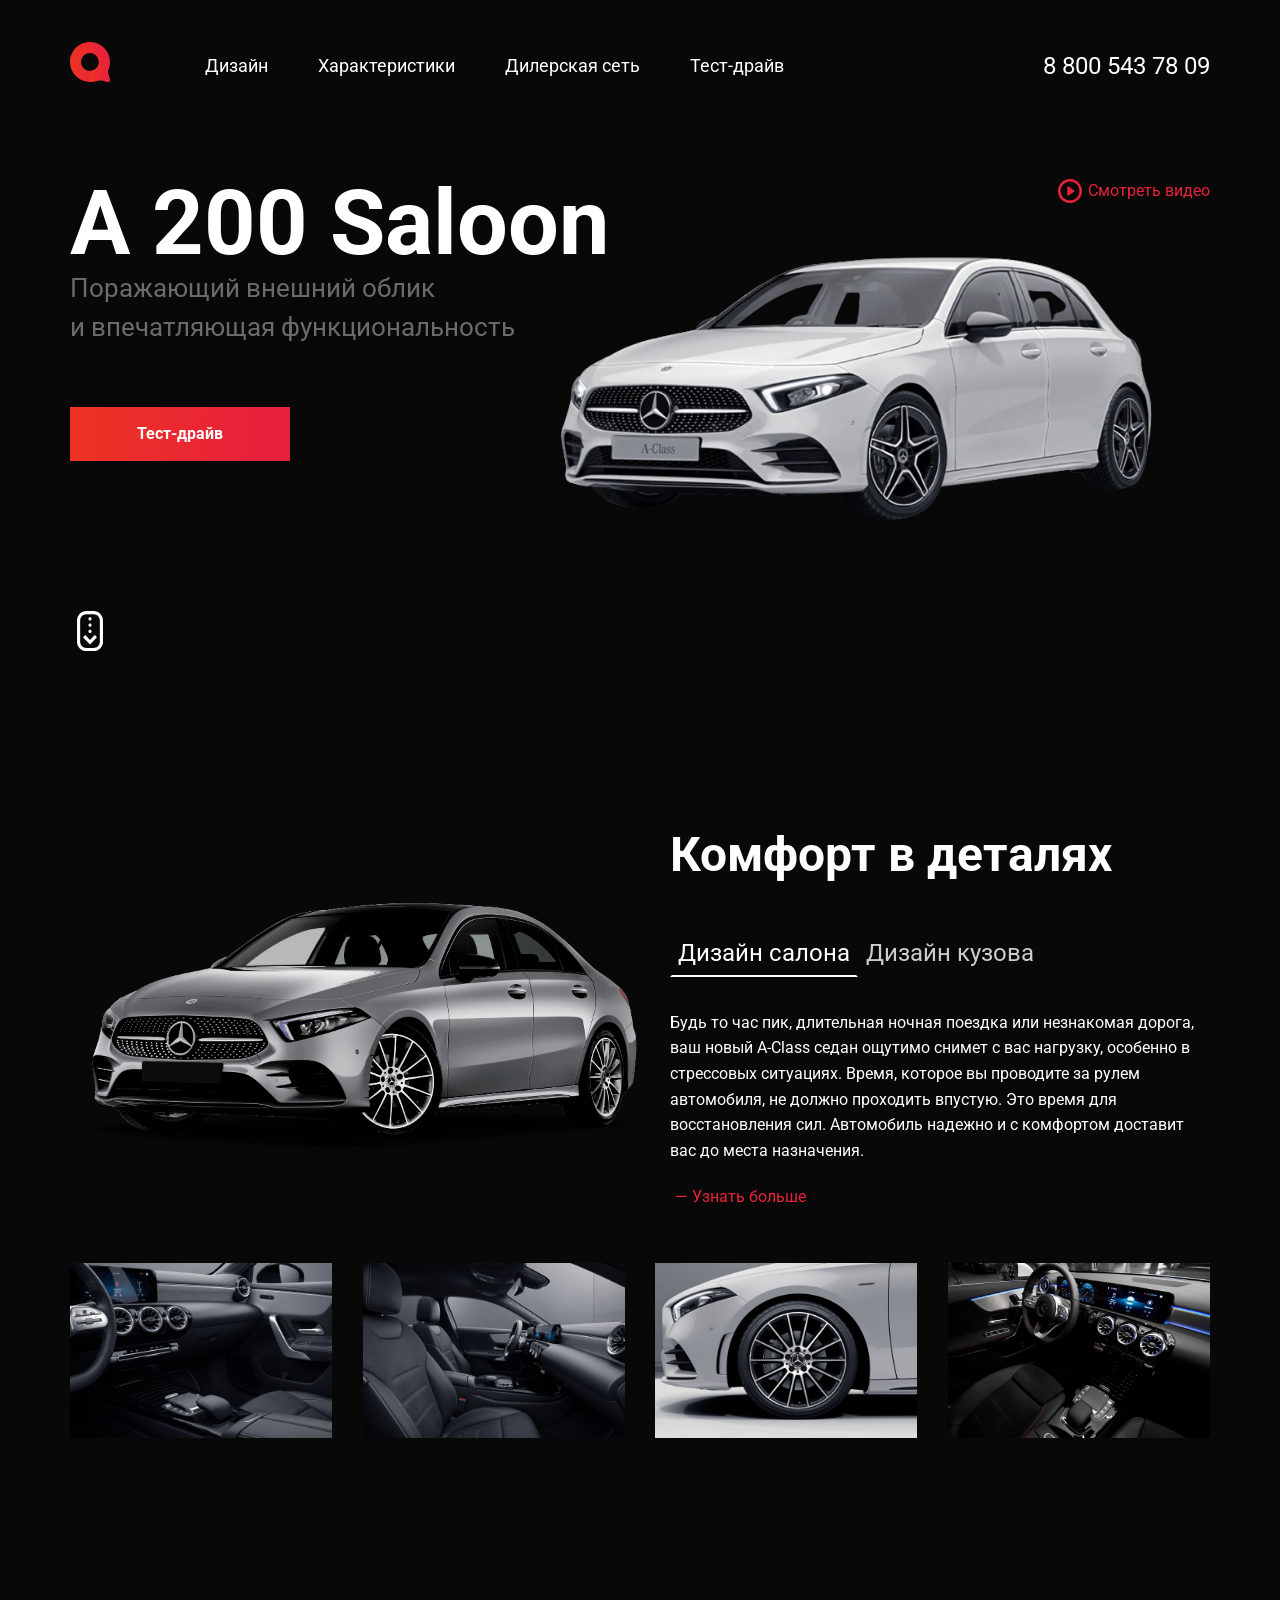
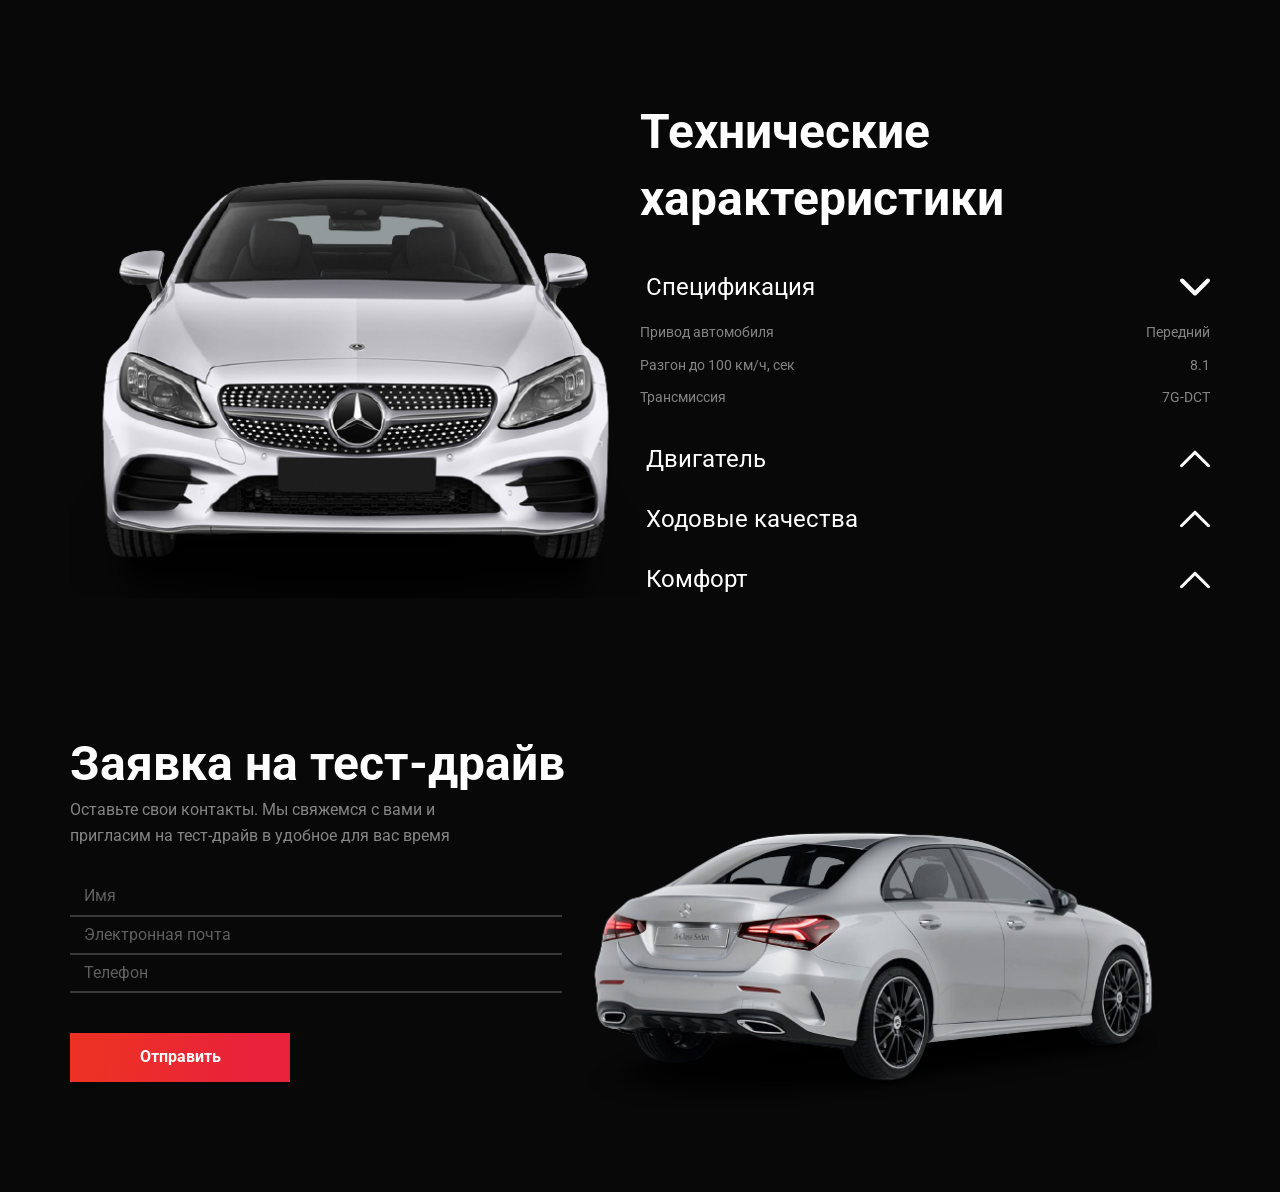
<file: accordeon/mercedes/index.html>
<!DOCTYPE html>
<html lang="ru">

<head>
	<meta charset="UTF-8">
	<meta http-equiv="X-UA-Compatible" content="IE=edge">
	<meta name="viewport" content="width=device-width, initial-scale=1.0">

	<title>Mercedes Benz</title>

	<link rel="preconnect" href="https://fonts.gstatic.com">
	<link href="https://fonts.googleapis.com/css2?family=Roboto:wght@400;700&display=swap" rel="stylesheet">
	<link rel="stylesheet" href="./css/style.css">

	<script src="./js/accordeon.js" defer></script>
</head>

<body>
	<!-- header (start) -->
	<header class="header">
		<div class="container">
			<div class="header-wrapper">
				<div class="header-main">
					<a href="#main" class="logo header__logo">
						<img src="img/logo.svg" alt="Logo: A 200" class="logo__img">
					</a>
					<!-- /.logo -->
					<nav class="menu">
						<ul class="menu-list">
							<li class="menu-list__item">
								<a href="#design" class="menu-list__link">
									Дизайн
								</a>
							</li>
							<li class="menu-list__item">
								<a href="#feature" class="menu-list__link">
									Характеристики
								</a>
							</li>
							<li class="menu-list__item">
								<a href="#main" class="menu-list__link">
									Дилерская сеть
								</a>
							</li>
							<li class="menu-list__item">
								<a href="#contacts" class="menu-list__link">
									Тест-драйв
								</a>
							</li>
						</ul>
					</nav>
					<!-- /.menu -->
				</div>
				<!-- /.header-main -->
				<a href="tel:88005437809" class="phone">
					8 800 543 78 09
				</a>
				<button class="humburger-menu" aria-label="Бургер меню">
				</button>
			</div>
			<!-- /.header-wrapper -->
		</div>
	</header>
	<!-- header (end) -->

	<!-- main (start) -->
	<section class="main" id="main">
		<div class="container">
			<div class="main-wrapper">
				<div class="offer">
					<h1 class="main__title">A 200 Saloon</h1>
					<p class="main__descr">Поражающий внешний облик
						и&nbsp;впечатляющая функциональность</p>
					<a href="#contacts" type="button" class="button main__button">
						Тест-драйв
					</a>
					<a href="#design" class="main__scroll" aria-label="к следующему экрану"></a>

				</div>
				<!-- /.offer -->
				<div class="main-img">
					<a href="https://www.youtube.com/watch?v=w7doL2EpxX0" class="play">

						Смотреть видео
					</a>

				</div>
			</div>
			<!-- /.main-wrapper -->
		</div>
	</section>
	<!-- main (end) -->

	<!-- design (start) -->
	<section class="section design" id="design">
		<div class="container">
			<div class="design-wrapper">
				<div class="design-block">
					<img src="img/car/image-5.png" alt="A 200" class="feature__img design-block__img"
						data-tabs-field="interior">
					<img src="img/car/image-4.png" alt="A 200" class="feature__img design-block__img hidden"
						data-tabs-field="body">
					<div class="design-text">
						<h2 class="section__title design__title" data-tabs-field="interior">
							Комфорт в деталях
						</h2>
						<h2 class="section__title design__title hidden" data-tabs-field="body">
							Притягивает взгляды
						</h2>
						<ul class="design-list">
							<li>
								<button type="button" class="design-list__item design-list__item_active"
									data-tabs-handler="interior" data-some-attr="attr">Дизайн салона</button>
							</li>
							<li>
								<button type="button" class="design-list__item" data-tabs-handler="body">Дизайн
									кузова</button>
							</li>
						</ul>
						<!-- /.design-list -->
						<ul>
							<li class="design__descr" data-tabs-field="interior">
								<p class="design__description-text">
									Будь то час пик, длительная ночная поездка или незнакомая дорога, ваш новый A-Class
									седан ощутимо снимет с вас нагрузку, особенно в стрессовых ситуациях. Время, которое
									вы проводите за рулем автомобиля, не должно проходить впустую. Это время для
									восстановления сил. Автомобиль надежно и с комфортом доставит вас до места
									назначения.
								</p>
								<button class="more">
									— Узнать больше
								</button>
							</li>
							<li class="design__descr hidden" data-tabs-field="body">
								<p class="design__description-text">
									Благодаря длинной задней части, новый A-Class Sedan обладает еще лучшими
									аэродинамическими показателями, чем A-Class Hatchback (Cd от 0,25). С показателем
									0,22 новая модель седана сравнялась с мировым рекордом CLA Coupe. A-Class Sedan
									имеет самое низкое аэродинамическое сопротивление среди всех серийных автомобилей в
									мире.
								</p>
								<button class="more">
									— Узнать больше
								</button>
							</li>
						</ul>
					</div>
					<!-- /.design-text -->
				</div>
				<!-- /.design-block -->
				<ul>
					<li class="design-images" data-tabs-field="interior">
						<img src="img/design/interior01.jpg" alt="A 200" class="design__img">
						<img src="img/design/interior02.jpg" alt="A 200" class="design__img">
						<img src="img/design/interior03.jpg" alt="A 200" class="design__img">
						<img src="img/design/interior04.jpg" alt="A 200" class="design__img">
					</li>
					<li class="design-images hidden" data-tabs-field="body">
						<img src="img/design/body01.jpg" alt="A 200" class="design__img">
						<img src="img/design/body02.jpg" alt="A 200" class="design__img">
						<img src="img/design/body03.jpg" alt="A 200" class="design__img">
						<img src="img/design/body04.jpg" alt="A 200" class="design__img">
					</li>
				</ul>
			</div>
			<!-- /.design-wrapper -->
		</div>
	</section>
	<!-- design (end) -->

	<!-- feature (start) -->
	<section class="section feature" id="feature">
		<div class="container">
			<div class="feature-wrapper">
				<div class="feature-block">
					<h2 class="section__title feature__title">
						Технические характеристики
					</h2>
					<ul class="feature-list">
						<li class="feature__item">
							<button type="button" class="feature__link feature__link_active">
								<div class="feature-item-wrap">
									<span class="feature-item__title">
										Спецификация
									</span>
								</div>
							</button>
							<!-- /.feature__link -->
							<ul class="feature-sub">
								<li class="feature-sub__item">
									<span class="feature-sub__name">
										Привод автомобиля
									</span>
									<span class="feature-sub__value">
										Передний
									</span>
								</li>
								<li class="feature-sub__item">
									<span class="feature-sub__name">
										Разгон до 100 км/ч, сек
									</span>
									<span class="feature-sub__value">
										8.1
									</span>
								</li>
								<li class="feature-sub__item">
									<span class="feature-sub__name">
										Трансмиссия
									</span>
									<span class="feature-sub__value">
										7G-DCT
									</span>
								</li>
							</ul>
							<!-- /.feature-list-sub -->
						</li>
						<li class="feature__item">
							<button type="button" class="feature__link">
								<div class="feature-item-wrap">
									<span class="feature-item__title">
										Двигатель
									</span>
								</div>
							</button>
							<ul class="feature-sub hidden">
								<li class="feature-sub__item">
									<span class="feature-sub__name">
										Двигатель
									</span>
									<span class="feature-sub__value">
										1.332 л / 163 л.с.
									</span>
								</li>
								<li class="feature-sub__item">
									<span class="feature-sub__name">
										Тип двигателя
									</span>
									<span class="feature-sub__value">
										Бензиновый
									</span>
								</li>
								<li class="feature-sub__item">
									<span class="feature-sub__name">
										Расход, л/100 км
									</span>
									<span class="feature-sub__value">
										5.4
									</span>
								</li>
							</ul>
						</li>
						<li class="feature__item">
							<button type="button" class="feature__link">
								<div class="feature-item-wrap">
									<span class="feature-item__title">
										Ходовые качества
									</span>
								</div>
							</button>
							<ul class="feature-sub hidden">
								<li class="feature-sub__item">
									<span class="feature-sub__name">
										Система экстренного торможения
									</span>
									<span class="feature-sub__value">
										+
									</span>
								</li>
								<li class="feature-sub__item">
									<span class="feature-sub__name">
										Система контроля давления в шинах
									</span>
									<span class="feature-sub__value">
										+
									</span>
								</li>
								<li class="feature-sub__item">
									<span class="feature-sub__name">
										Система контроля вредных выбросов EURO 6
									</span>
									<span class="feature-sub__value">
										+
									</span>
								</li>
								<li class="feature-sub__item">
									<span class="feature-sub__name">
										Защита пешеходов
									</span>
									<span class="feature-sub__value">
										+
									</span>
								</li>
							</ul>
						</li>
						<li class="feature__item">
							<button type="button" class="feature__link">
								<div class="feature-item-wrap">
									<span class="feature-item__title">
										Комфорт
									</span>
								</div>
							</button>
							<ul class="feature-sub hidden">
								<li class="feature-sub__item">
									<span class="feature-sub__name">
										Климат-контроль
									</span>
									<span class="feature-sub__value">
										+
									</span>
								</li>
								<li class="feature-sub__item">
									<span class="feature-sub__name">
										Бортовой компьютер
									</span>
									<span class="feature-sub__value">
										+
									</span>
								</li>
								<li class="feature-sub__item">
									<span class="feature-sub__name">
										Датчик света и дождя
									</span>
									<span class="feature-sub__value">
										+
									</span>
								</li>
								<li class="feature-sub__item">
									<span class="feature-sub__name">
										Стеклоочистители с датчиком дождя
									</span>
									<span class="feature-sub__value">
										+
									</span>
								</li>
								<li class="feature-sub__item">
									<span class="feature-sub__name">
										Круиз-контроль
									</span>
									<span class="feature-sub__value">
										+
									</span>
								</li>
							</ul>
						</li>
					</ul>
					<!-- /.feature-list -->
				</div>
				<!-- /.feature-block -->
			</div>
			<!-- /.feature-wrapper -->
		</div>
	</section>
	<!-- feature (end) -->

	<!-- contacts (start) -->
	<section class="section contacts" id="contacts">
		<div class="container">
			<div class="contacts-wrapper">
				<div class="contacts-form">
					<h2 class="section__title">
						Заявка на тест-драйв
					</h2>
					<p class="contacts__descr">
						Оставьте свои контакты. Мы свяжемся с
						вами и пригласим на тест-драйв в
						удобное для вас время
					</p>
					<form class="form form-test-drive">
						<input type="text" class="input" name="name" placeholder="Имя">
						<input type="mail" class="input" name="mail" placeholder="Электронная почта">
						<input type="text" class="input" name="phone" placeholder="Телефон">
						<button type="submit" class="button form__button">
							Отправить
						</button>
					</form>
				</div>
				<!-- /.contacts-form -->
			</div>
			<!-- /.contacts-wrapper -->
		</div>
	</section>
	<!-- contacts (end) -->

	<!-- modal (start) -->
	<div class="modal hidden">
		<div class="overlay"></div>
		<div class="modal-wrapper">
			<h2 class="section__title modal__title">
				Подробное описание
				комплектаций
			</h2>
			<p class="modal__descr">
				Оставьте адрес электронной почты, на
				который хотите получить документ с
				описанием комплектаций
			</p>
			<button type="button" class="modal__close" aria-label="закрыть модальное окно">
			</button>
			<form class="form modal__form">
				<input type="text" name="name" class="input modal__input" placeholder="Имя">
				<input type="mail" name="mail" class="input modal__input" placeholder="Электронная почта">
				<div class="modal-buttons">
					<button type="submit" class="button modal__button">
						Отправить
					</button>
				</div>
			</form>
			<!-- /.form modal__form -->
		</div>
	</div>
	<!-- modal (end) -->
</body>

</html>
</file>
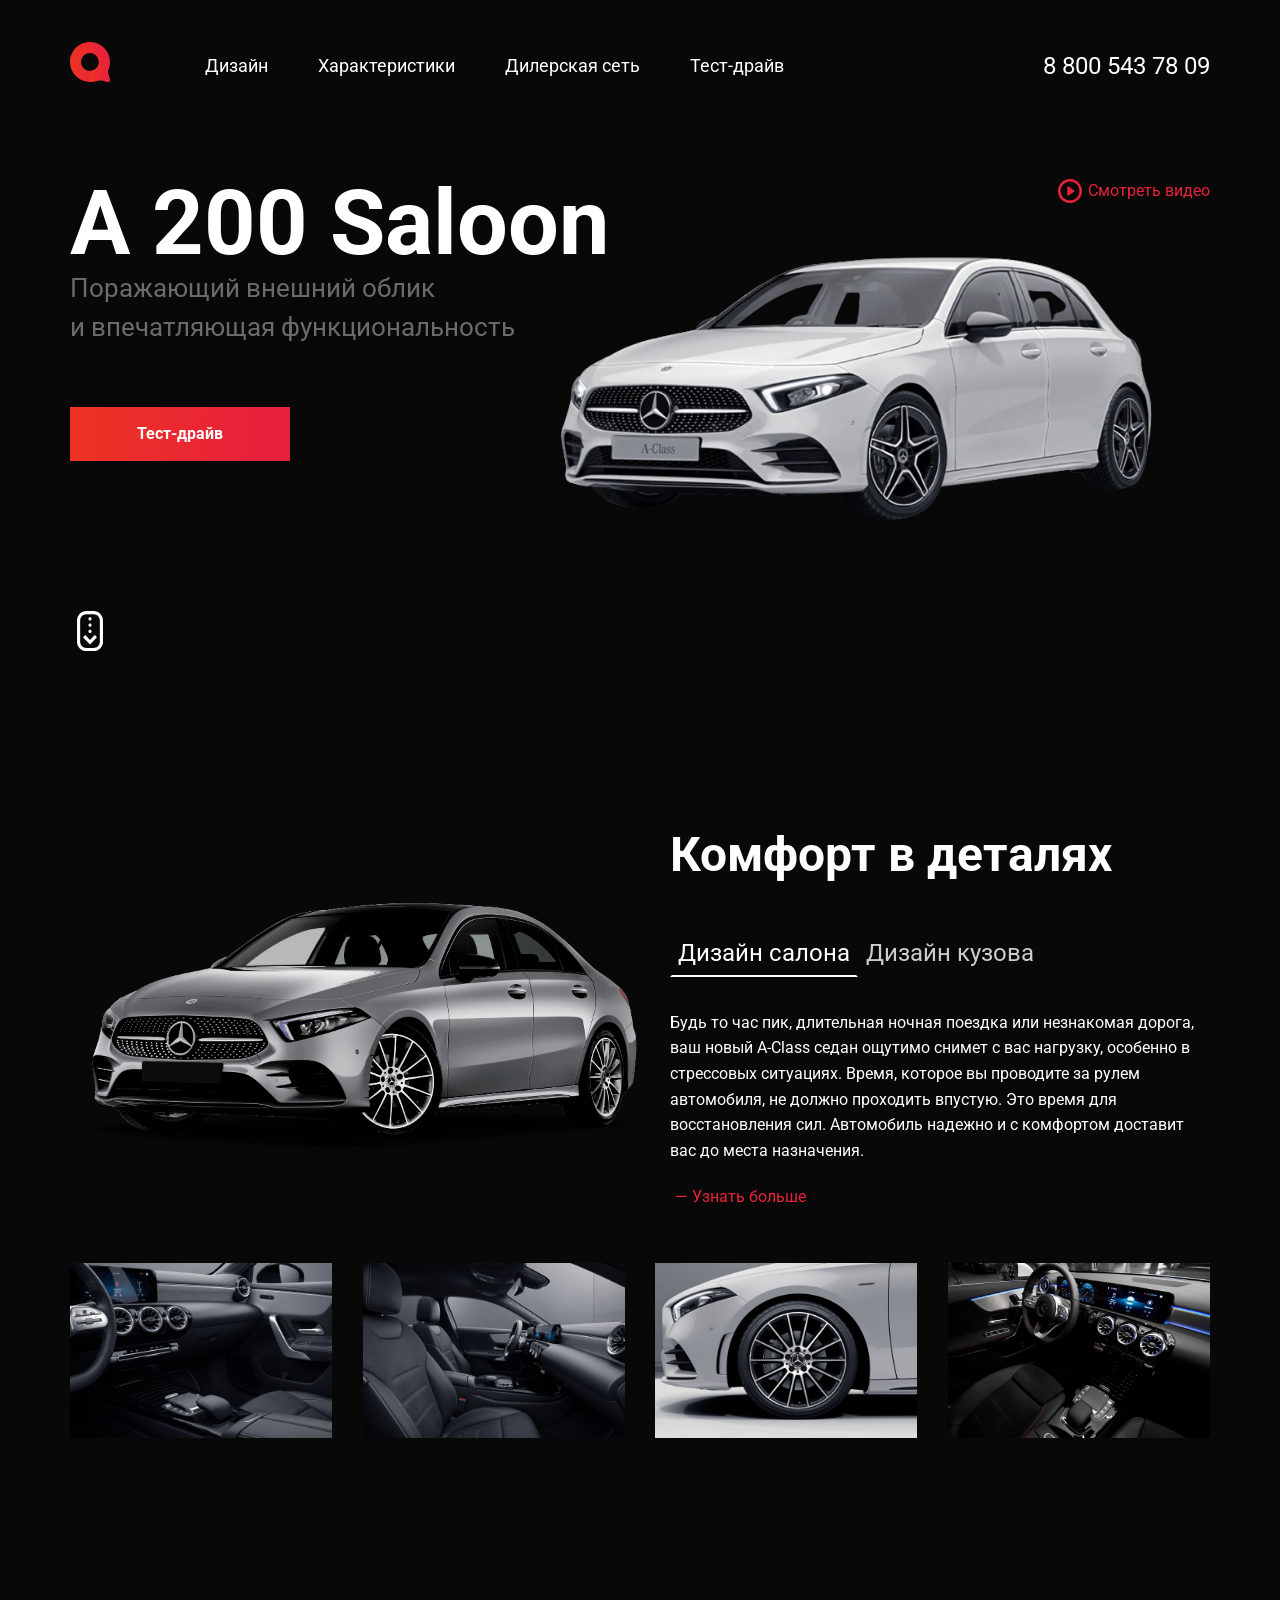
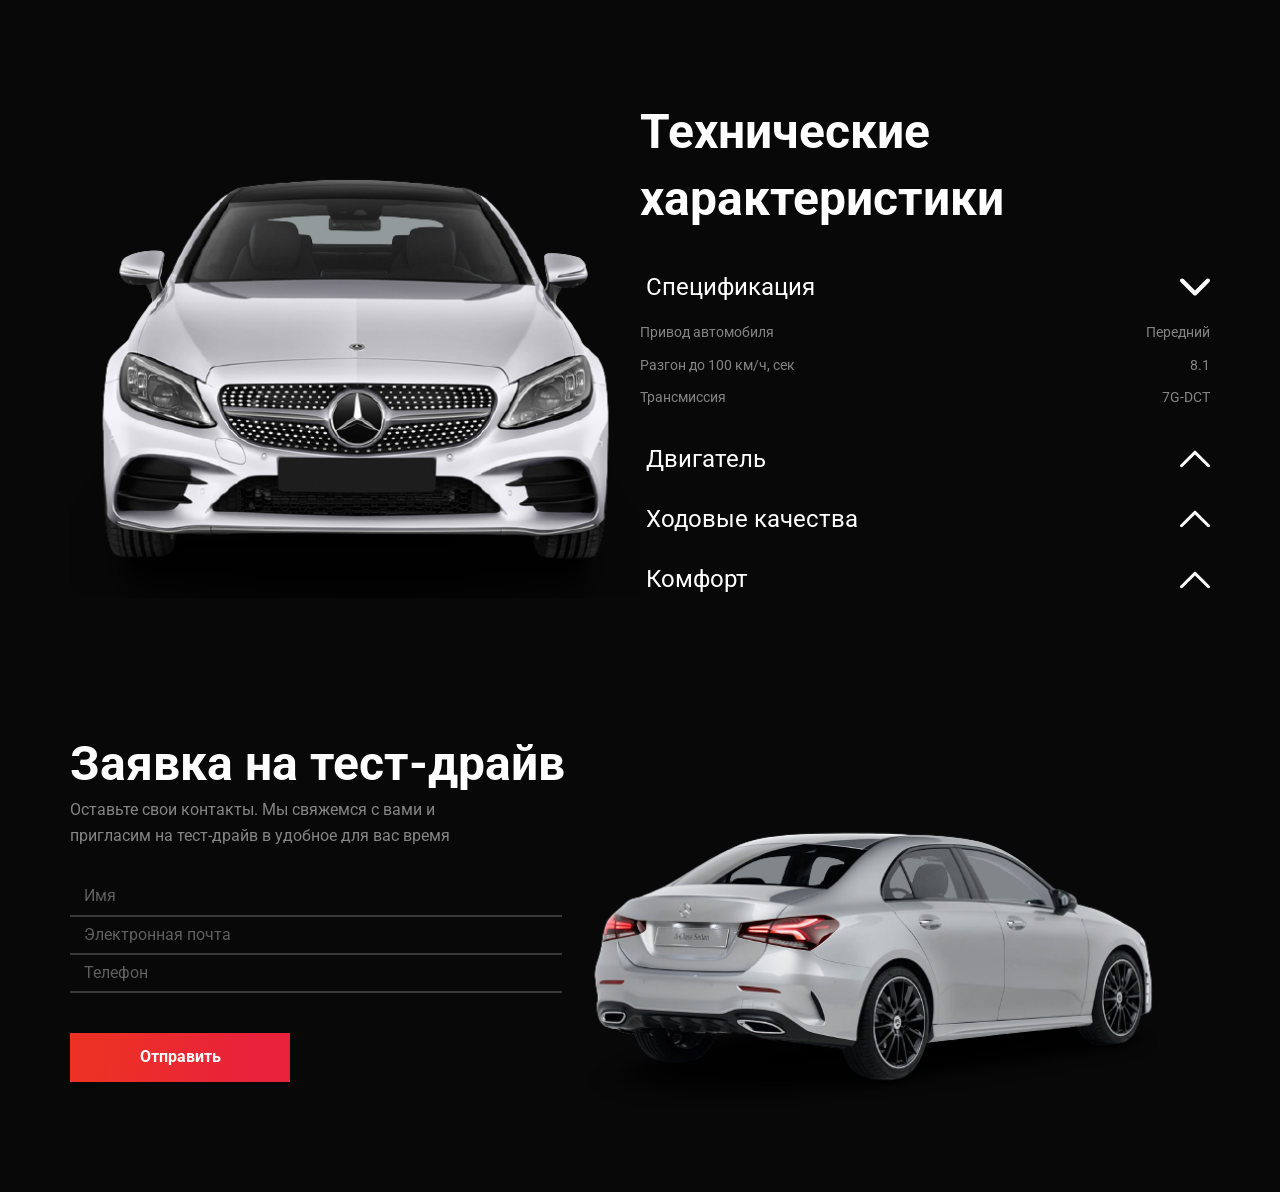
<file: burger/mercedes/index.html>
<!DOCTYPE html>
<html lang="ru">

<head>
	<meta charset="UTF-8">
	<meta http-equiv="X-UA-Compatible" content="IE=edge">
	<meta name="viewport" content="width=device-width, initial-scale=1.0">

	<title>Mercedes Benz</title>

	<link rel="preconnect" href="https://fonts.gstatic.com">
	<link href="https://fonts.googleapis.com/css2?family=Roboto:wght@400;700&display=swap" rel="stylesheet">
	<link rel="stylesheet" href="./css/style.css">

	<script src="./js/accordeon.js" defer></script>
	<script src="./js/smoothScroll.js" defer></script>
	<script src="./js/tabs.js" defer></script>
	<script src="./js/modal.js" defer></script>
	<script src="./js/burger.js" defer></script>
</head>

<body>
	<!-- header (start) -->
	<header class="header">
		<div class="container">
			<div class="header-wrapper">
				<div class="header-main">
					<a href="#main" class="logo header__logo">
						<img src="img/logo.svg" alt="Logo: A 200" class="logo__img">
					</a>
					<!-- /.logo -->
					<nav class="menu">
						<ul class="menu-list">
							<li class="menu-list__item">
								<a href="#design" class="menu-list__link">
									Дизайн
								</a>
							</li>
							<li class="menu-list__item">
								<a href="#feature" class="menu-list__link">
									Характеристики
								</a>
							</li>
							<li class="menu-list__item">
								<a href="#main" class="menu-list__link">
									Дилерская сеть
								</a>
							</li>
							<li class="menu-list__item">
								<a href="#contacts" class="menu-list__link">
									Тест-драйв
								</a>
							</li>
						</ul>
					</nav>
					<!-- /.menu -->
				</div>
				<!-- /.header-main -->
				<a href="tel:88005437809" class="phone">
					8 800 543 78 09
				</a>
				<button class="humburger-menu" aria-label="Бургер меню">
				</button>
			</div>
			<!-- /.header-wrapper -->
		</div>
	</header>
	<!-- header (end) -->

	<!-- main (start) -->
	<section class="main" id="main">
		<div class="container">
			<div class="main-wrapper">
				<div class="offer">
					<h1 class="main__title">A 200 Saloon</h1>
					<p class="main__descr">Поражающий внешний облик
						и&nbsp;впечатляющая функциональность</p>
					<a href="#contacts" type="button" class="button main__button">
						Тест-драйв
					</a>
					<a href="#design" class="main__scroll" aria-label="к следующему экрану"></a>

				</div>
				<!-- /.offer -->
				<div class="main-img">
					<a href="https://www.youtube.com/watch?v=w7doL2EpxX0" class="play">

						Смотреть видео
					</a>

				</div>
			</div>
			<!-- /.main-wrapper -->
		</div>
	</section>
	<!-- main (end) -->

	<!-- design (start) -->
	<section class="section design" id="design">
		<div class="container">
			<div class="design-wrapper">
				<div class="design-block">
					<img src="img/car/image-5.png" alt="A 200" class="feature__img design-block__img"
						data-tabs-field="interior">
					<img src="img/car/image-4.png" alt="A 200" class="feature__img design-block__img hidden"
						data-tabs-field="body">
					<div class="design-text">
						<h2 class="section__title design__title" data-tabs-field="interior">
							Комфорт в деталях
						</h2>
						<h2 class="section__title design__title hidden" data-tabs-field="body">
							Притягивает взгляды
						</h2>
						<ul class="design-list">
							<li>
								<button type="button" class="design-list__item design-list__item_active"
									data-tabs-handler="interior" data-some-attr="attr">Дизайн салона</button>
							</li>
							<li>
								<button type="button" class="design-list__item" data-tabs-handler="body">Дизайн
									кузова</button>
							</li>
						</ul>
						<!-- /.design-list -->
						<ul>
							<li class="design__descr" data-tabs-field="interior">
								<p class="design__description-text">
									Будь то час пик, длительная ночная поездка или незнакомая дорога, ваш новый A-Class
									седан ощутимо снимет с вас нагрузку, особенно в стрессовых ситуациях. Время, которое
									вы проводите за рулем автомобиля, не должно проходить впустую. Это время для
									восстановления сил. Автомобиль надежно и с комфортом доставит вас до места
									назначения.
								</p>
								<button class="more">
									— Узнать больше
								</button>
							</li>
							<li class="design__descr hidden" data-tabs-field="body">
								<p class="design__description-text">
									Благодаря длинной задней части, новый A-Class Sedan обладает еще лучшими
									аэродинамическими показателями, чем A-Class Hatchback (Cd от 0,25). С показателем
									0,22 новая модель седана сравнялась с мировым рекордом CLA Coupe. A-Class Sedan
									имеет самое низкое аэродинамическое сопротивление среди всех серийных автомобилей в
									мире.
								</p>
								<button class="more">
									— Узнать больше
								</button>
							</li>
						</ul>
					</div>
					<!-- /.design-text -->
				</div>
				<!-- /.design-block -->
				<ul>
					<li class="design-images" data-tabs-field="interior">
						<img src="img/design/interior01.jpg" alt="A 200" class="design__img">
						<img src="img/design/interior02.jpg" alt="A 200" class="design__img">
						<img src="img/design/interior03.jpg" alt="A 200" class="design__img">
						<img src="img/design/interior04.jpg" alt="A 200" class="design__img">
					</li>
					<li class="design-images hidden" data-tabs-field="body">
						<img src="img/design/body01.jpg" alt="A 200" class="design__img">
						<img src="img/design/body02.jpg" alt="A 200" class="design__img">
						<img src="img/design/body03.jpg" alt="A 200" class="design__img">
						<img src="img/design/body04.jpg" alt="A 200" class="design__img">
					</li>
				</ul>
			</div>
			<!-- /.design-wrapper -->
		</div>
	</section>
	<!-- design (end) -->

	<!-- feature (start) -->
	<section class="section feature" id="feature">
		<div class="container">
			<div class="feature-wrapper">
				<div class="feature-block">
					<h2 class="section__title feature__title">
						Технические характеристики
					</h2>
					<ul class="feature-list">
						<li class="feature__item">
							<button type="button" class="feature__link feature__link_active">
								<div class="feature-item-wrap">
									<span class="feature-item__title">
										Спецификация
									</span>
								</div>
							</button>
							<!-- /.feature__link -->
							<ul class="feature-sub">
								<li class="feature-sub__item">
									<span class="feature-sub__name">
										Привод автомобиля
									</span>
									<span class="feature-sub__value">
										Передний
									</span>
								</li>
								<li class="feature-sub__item">
									<span class="feature-sub__name">
										Разгон до 100 км/ч, сек
									</span>
									<span class="feature-sub__value">
										8.1
									</span>
								</li>
								<li class="feature-sub__item">
									<span class="feature-sub__name">
										Трансмиссия
									</span>
									<span class="feature-sub__value">
										7G-DCT
									</span>
								</li>
							</ul>
							<!-- /.feature-list-sub -->
						</li>
						<li class="feature__item">
							<button type="button" class="feature__link">
								<div class="feature-item-wrap">
									<span class="feature-item__title">
										Двигатель
									</span>
								</div>
							</button>
							<ul class="feature-sub hidden">
								<li class="feature-sub__item">
									<span class="feature-sub__name">
										Двигатель
									</span>
									<span class="feature-sub__value">
										1.332 л / 163 л.с.
									</span>
								</li>
								<li class="feature-sub__item">
									<span class="feature-sub__name">
										Тип двигателя
									</span>
									<span class="feature-sub__value">
										Бензиновый
									</span>
								</li>
								<li class="feature-sub__item">
									<span class="feature-sub__name">
										Расход, л/100 км
									</span>
									<span class="feature-sub__value">
										5.4
									</span>
								</li>
							</ul>
						</li>
						<li class="feature__item">
							<button type="button" class="feature__link">
								<div class="feature-item-wrap">
									<span class="feature-item__title">
										Ходовые качества
									</span>
								</div>
							</button>
							<ul class="feature-sub hidden">
								<li class="feature-sub__item">
									<span class="feature-sub__name">
										Система экстренного торможения
									</span>
									<span class="feature-sub__value">
										+
									</span>
								</li>
								<li class="feature-sub__item">
									<span class="feature-sub__name">
										Система контроля давления в шинах
									</span>
									<span class="feature-sub__value">
										+
									</span>
								</li>
								<li class="feature-sub__item">
									<span class="feature-sub__name">
										Система контроля вредных выбросов EURO 6
									</span>
									<span class="feature-sub__value">
										+
									</span>
								</li>
								<li class="feature-sub__item">
									<span class="feature-sub__name">
										Защита пешеходов
									</span>
									<span class="feature-sub__value">
										+
									</span>
								</li>
							</ul>
						</li>
						<li class="feature__item">
							<button type="button" class="feature__link">
								<div class="feature-item-wrap">
									<span class="feature-item__title">
										Комфорт
									</span>
								</div>
							</button>
							<ul class="feature-sub hidden">
								<li class="feature-sub__item">
									<span class="feature-sub__name">
										Климат-контроль
									</span>
									<span class="feature-sub__value">
										+
									</span>
								</li>
								<li class="feature-sub__item">
									<span class="feature-sub__name">
										Бортовой компьютер
									</span>
									<span class="feature-sub__value">
										+
									</span>
								</li>
								<li class="feature-sub__item">
									<span class="feature-sub__name">
										Датчик света и дождя
									</span>
									<span class="feature-sub__value">
										+
									</span>
								</li>
								<li class="feature-sub__item">
									<span class="feature-sub__name">
										Стеклоочистители с датчиком дождя
									</span>
									<span class="feature-sub__value">
										+
									</span>
								</li>
								<li class="feature-sub__item">
									<span class="feature-sub__name">
										Круиз-контроль
									</span>
									<span class="feature-sub__value">
										+
									</span>
								</li>
							</ul>
						</li>
					</ul>
					<!-- /.feature-list -->
				</div>
				<!-- /.feature-block -->
			</div>
			<!-- /.feature-wrapper -->
		</div>
	</section>
	<!-- feature (end) -->

	<!-- contacts (start) -->
	<section class="section contacts" id="contacts">
		<div class="container">
			<div class="contacts-wrapper">
				<div class="contacts-form">
					<h2 class="section__title">
						Заявка на тест-драйв
					</h2>
					<p class="contacts__descr">
						Оставьте свои контакты. Мы свяжемся с
						вами и пригласим на тест-драйв в
						удобное для вас время
					</p>
					<form class="form form-test-drive">
						<input type="text" class="input" name="name" placeholder="Имя">
						<input type="mail" class="input" name="mail" placeholder="Электронная почта">
						<input type="text" class="input" name="phone" placeholder="Телефон">
						<button type="submit" class="button form__button">
							Отправить
						</button>
					</form>
				</div>
				<!-- /.contacts-form -->
			</div>
			<!-- /.contacts-wrapper -->
		</div>
	</section>
	<!-- contacts (end) -->

	<!-- modal (start) -->
	<div class="modal hidden">
		<div class="overlay"></div>
		<div class="modal-wrapper">
			<h2 class="section__title modal__title">
				Подробное описание
				комплектаций
			</h2>
			<p class="modal__descr">
				Оставьте адрес электронной почты, на
				который хотите получить документ с
				описанием комплектаций
			</p>
			<button type="button" class="modal__close" aria-label="закрыть модальное окно">
			</button>
			<form class="form modal__form">
				<input type="text" name="name" class="input modal__input" placeholder="Имя">
				<input type="mail" name="mail" class="input modal__input" placeholder="Электронная почта">
				<div class="modal-buttons">
					<button type="submit" class="button modal__button">
						Отправить
					</button>
				</div>
			</form>
			<!-- /.form modal__form -->
		</div>
	</div>
	<!-- modal (end) -->
</body>

</html>
</file>
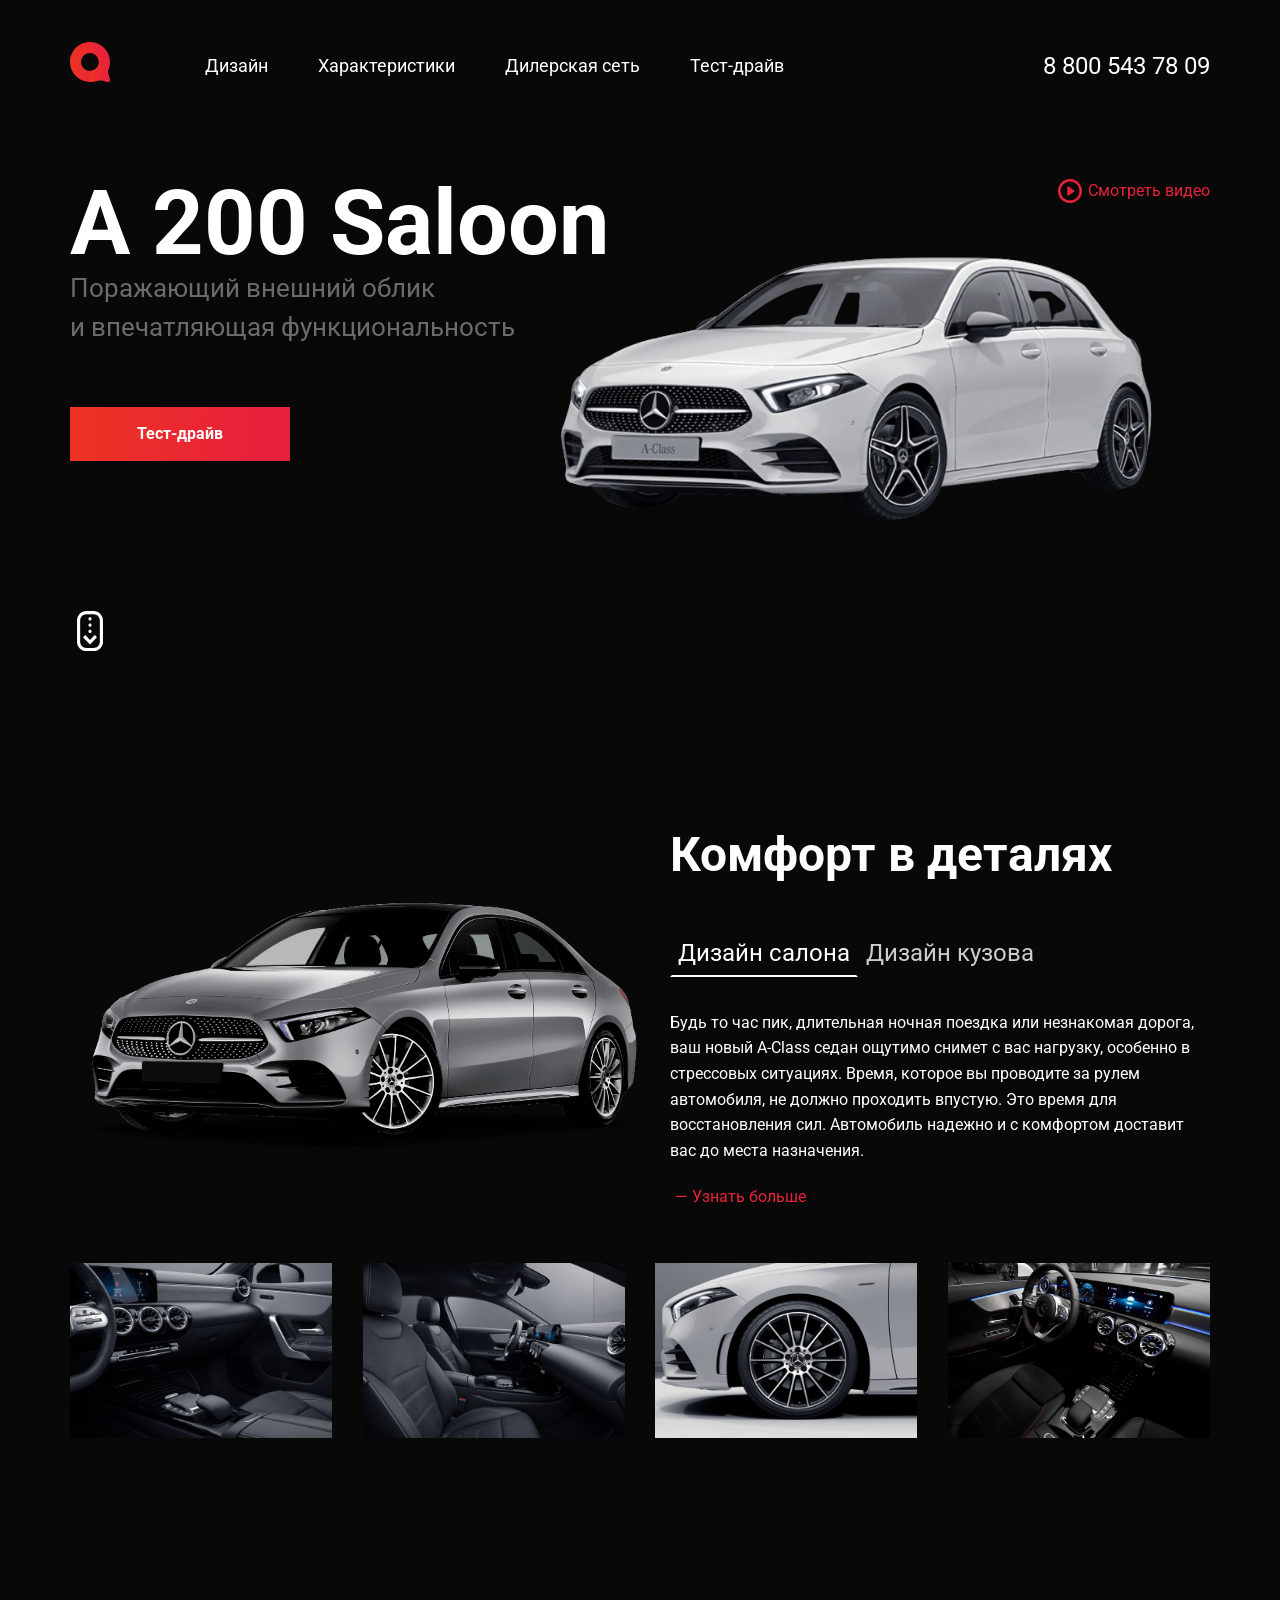
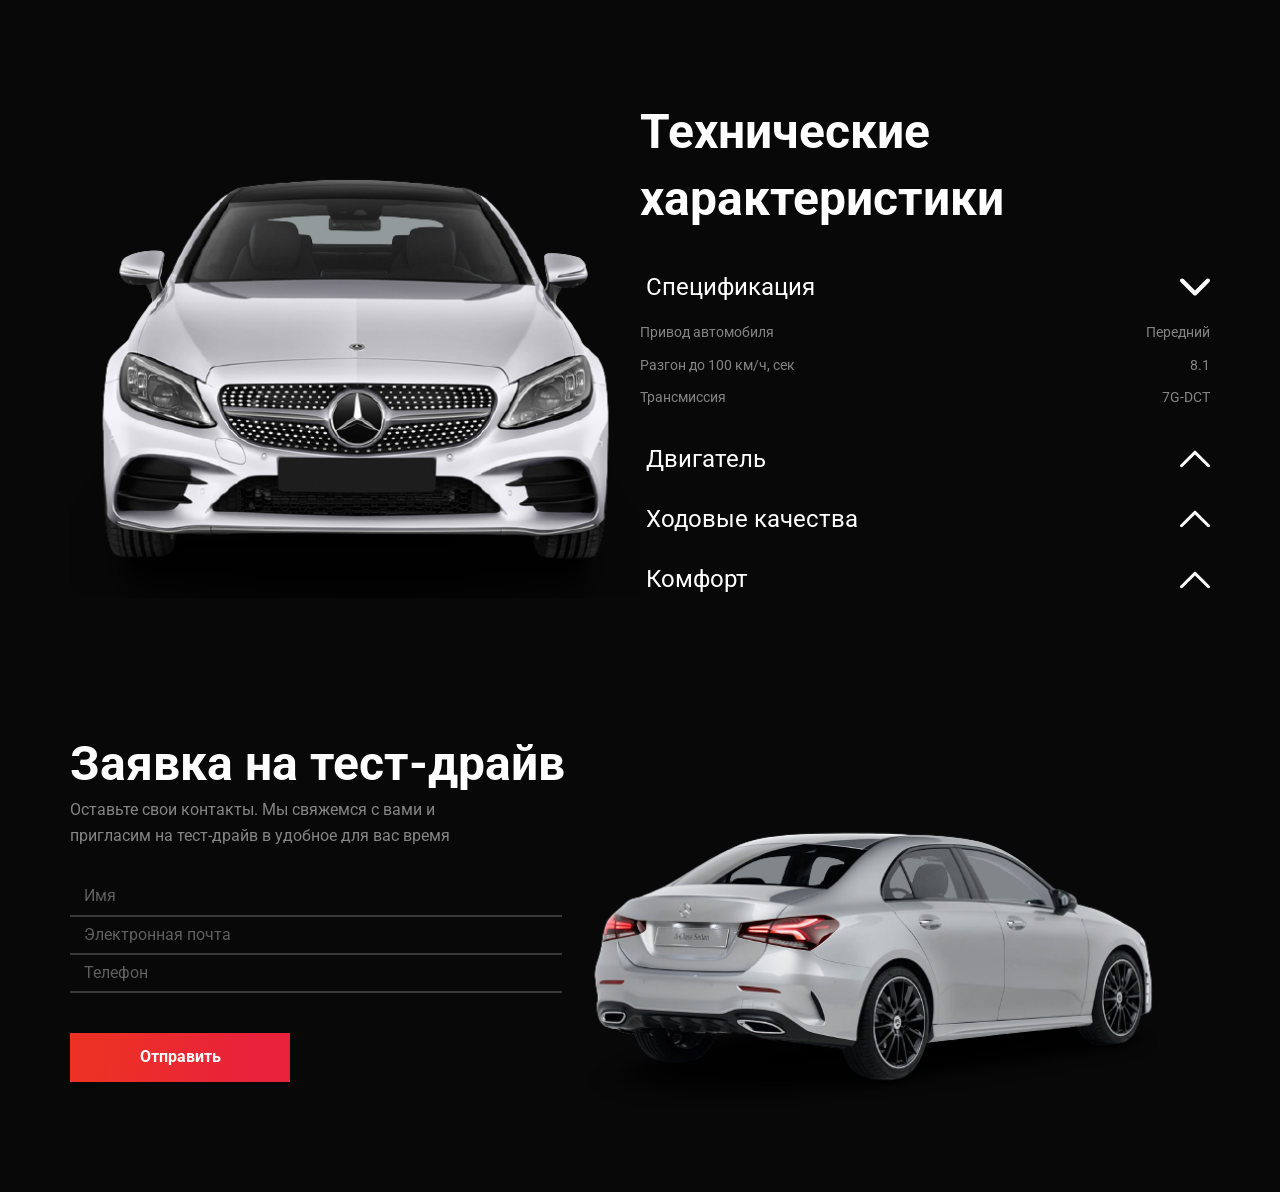
<file: form/mercedes/index.html>
<!DOCTYPE html>
<html lang="ru">

<head>
	<meta charset="UTF-8">
	<meta http-equiv="X-UA-Compatible" content="IE=edge">
	<meta name="viewport" content="width=device-width, initial-scale=1.0">

	<title>Mercedes Benz</title>

	<link rel="preconnect" href="https://fonts.gstatic.com">
	<link href="https://fonts.googleapis.com/css2?family=Roboto:wght@400;700&display=swap" rel="stylesheet">
	<link rel="stylesheet" href="./css/style.css">

	<script src="./js/accordeon.js" defer></script>
	<script src="./js/smoothScroll.js" defer></script>
	<script src="./js/tabs.js" defer></script>
	<script src="./js/modal.js" defer></script>
	<script src="./js/burger.js" defer></script>
	<script src="./js/form.js" defer></script>
</head>

<body>
	<!-- header (start) -->
	<header class="header">
		<div class="container">
			<div class="header-wrapper">
				<div class="header-main">
					<a href="#main" class="logo header__logo">
						<img src="img/logo.svg" alt="Logo: A 200" class="logo__img">
					</a>
					<!-- /.logo -->
					<nav class="menu">
						<ul class="menu-list">
							<li class="menu-list__item">
								<a href="#design" class="menu-list__link">
									Дизайн
								</a>
							</li>
							<li class="menu-list__item">
								<a href="#feature" class="menu-list__link">
									Характеристики
								</a>
							</li>
							<li class="menu-list__item">
								<a href="#main" class="menu-list__link">
									Дилерская сеть
								</a>
							</li>
							<li class="menu-list__item">
								<a href="#contacts" class="menu-list__link">
									Тест-драйв
								</a>
							</li>
						</ul>
					</nav>
					<!-- /.menu -->
				</div>
				<!-- /.header-main -->
				<a href="tel:88005437809" class="phone">
					8 800 543 78 09
				</a>
				<button class="humburger-menu" aria-label="Бургер меню">
				</button>
			</div>
			<!-- /.header-wrapper -->
		</div>
	</header>
	<!-- header (end) -->

	<!-- main (start) -->
	<section class="main" id="main">
		<div class="container">
			<div class="main-wrapper">
				<div class="offer">
					<h1 class="main__title">A 200 Saloon</h1>
					<p class="main__descr">Поражающий внешний облик
						и&nbsp;впечатляющая функциональность</p>
					<a href="#contacts" type="button" class="button main__button">
						Тест-драйв
					</a>
					<a href="#design" class="main__scroll" aria-label="к следующему экрану"></a>

				</div>
				<!-- /.offer -->
				<div class="main-img">
					<a href="https://www.youtube.com/watch?v=w7doL2EpxX0" class="play">

						Смотреть видео
					</a>

				</div>
			</div>
			<!-- /.main-wrapper -->
		</div>
	</section>
	<!-- main (end) -->

	<!-- design (start) -->
	<section class="section design" id="design">
		<div class="container">
			<div class="design-wrapper">
				<div class="design-block">
					<img src="img/car/image-5.png" alt="A 200" class="feature__img design-block__img"
						data-tabs-field="interior">
					<img src="img/car/image-4.png" alt="A 200" class="feature__img design-block__img hidden"
						data-tabs-field="body">
					<div class="design-text">
						<h2 class="section__title design__title" data-tabs-field="interior">
							Комфорт в деталях
						</h2>
						<h2 class="section__title design__title hidden" data-tabs-field="body">
							Притягивает взгляды
						</h2>
						<ul class="design-list">
							<li>
								<button type="button" class="design-list__item design-list__item_active"
									data-tabs-handler="interior" data-some-attr="attr">Дизайн салона</button>
							</li>
							<li>
								<button type="button" class="design-list__item" data-tabs-handler="body">Дизайн
									кузова</button>
							</li>
						</ul>
						<!-- /.design-list -->
						<ul>
							<li class="design__descr" data-tabs-field="interior">
								<p class="design__description-text">
									Будь то час пик, длительная ночная поездка или незнакомая дорога, ваш новый A-Class
									седан ощутимо снимет с вас нагрузку, особенно в стрессовых ситуациях. Время, которое
									вы проводите за рулем автомобиля, не должно проходить впустую. Это время для
									восстановления сил. Автомобиль надежно и с комфортом доставит вас до места
									назначения.
								</p>
								<button class="more">
									— Узнать больше
								</button>
							</li>
							<li class="design__descr hidden" data-tabs-field="body">
								<p class="design__description-text">
									Благодаря длинной задней части, новый A-Class Sedan обладает еще лучшими
									аэродинамическими показателями, чем A-Class Hatchback (Cd от 0,25). С показателем
									0,22 новая модель седана сравнялась с мировым рекордом CLA Coupe. A-Class Sedan
									имеет самое низкое аэродинамическое сопротивление среди всех серийных автомобилей в
									мире.
								</p>
								<button class="more">
									— Узнать больше
								</button>
							</li>
						</ul>
					</div>
					<!-- /.design-text -->
				</div>
				<!-- /.design-block -->
				<ul>
					<li class="design-images" data-tabs-field="interior">
						<img src="img/design/interior01.jpg" alt="A 200" class="design__img">
						<img src="img/design/interior02.jpg" alt="A 200" class="design__img">
						<img src="img/design/interior03.jpg" alt="A 200" class="design__img">
						<img src="img/design/interior04.jpg" alt="A 200" class="design__img">
					</li>
					<li class="design-images hidden" data-tabs-field="body">
						<img src="img/design/body01.jpg" alt="A 200" class="design__img">
						<img src="img/design/body02.jpg" alt="A 200" class="design__img">
						<img src="img/design/body03.jpg" alt="A 200" class="design__img">
						<img src="img/design/body04.jpg" alt="A 200" class="design__img">
					</li>
				</ul>
			</div>
			<!-- /.design-wrapper -->
		</div>
	</section>
	<!-- design (end) -->

	<!-- feature (start) -->
	<section class="section feature" id="feature">
		<div class="container">
			<div class="feature-wrapper">
				<div class="feature-block">
					<h2 class="section__title feature__title">
						Технические характеристики
					</h2>
					<ul class="feature-list">
						<li class="feature__item">
							<button type="button" class="feature__link feature__link_active">
								<div class="feature-item-wrap">
									<span class="feature-item__title">
										Спецификация
									</span>
								</div>
							</button>
							<!-- /.feature__link -->
							<ul class="feature-sub">
								<li class="feature-sub__item">
									<span class="feature-sub__name">
										Привод автомобиля
									</span>
									<span class="feature-sub__value">
										Передний
									</span>
								</li>
								<li class="feature-sub__item">
									<span class="feature-sub__name">
										Разгон до 100 км/ч, сек
									</span>
									<span class="feature-sub__value">
										8.1
									</span>
								</li>
								<li class="feature-sub__item">
									<span class="feature-sub__name">
										Трансмиссия
									</span>
									<span class="feature-sub__value">
										7G-DCT
									</span>
								</li>
							</ul>
							<!-- /.feature-list-sub -->
						</li>
						<li class="feature__item">
							<button type="button" class="feature__link">
								<div class="feature-item-wrap">
									<span class="feature-item__title">
										Двигатель
									</span>
								</div>
							</button>
							<ul class="feature-sub hidden">
								<li class="feature-sub__item">
									<span class="feature-sub__name">
										Двигатель
									</span>
									<span class="feature-sub__value">
										1.332 л / 163 л.с.
									</span>
								</li>
								<li class="feature-sub__item">
									<span class="feature-sub__name">
										Тип двигателя
									</span>
									<span class="feature-sub__value">
										Бензиновый
									</span>
								</li>
								<li class="feature-sub__item">
									<span class="feature-sub__name">
										Расход, л/100 км
									</span>
									<span class="feature-sub__value">
										5.4
									</span>
								</li>
							</ul>
						</li>
						<li class="feature__item">
							<button type="button" class="feature__link">
								<div class="feature-item-wrap">
									<span class="feature-item__title">
										Ходовые качества
									</span>
								</div>
							</button>
							<ul class="feature-sub hidden">
								<li class="feature-sub__item">
									<span class="feature-sub__name">
										Система экстренного торможения
									</span>
									<span class="feature-sub__value">
										+
									</span>
								</li>
								<li class="feature-sub__item">
									<span class="feature-sub__name">
										Система контроля давления в шинах
									</span>
									<span class="feature-sub__value">
										+
									</span>
								</li>
								<li class="feature-sub__item">
									<span class="feature-sub__name">
										Система контроля вредных выбросов EURO 6
									</span>
									<span class="feature-sub__value">
										+
									</span>
								</li>
								<li class="feature-sub__item">
									<span class="feature-sub__name">
										Защита пешеходов
									</span>
									<span class="feature-sub__value">
										+
									</span>
								</li>
							</ul>
						</li>
						<li class="feature__item">
							<button type="button" class="feature__link">
								<div class="feature-item-wrap">
									<span class="feature-item__title">
										Комфорт
									</span>
								</div>
							</button>
							<ul class="feature-sub hidden">
								<li class="feature-sub__item">
									<span class="feature-sub__name">
										Климат-контроль
									</span>
									<span class="feature-sub__value">
										+
									</span>
								</li>
								<li class="feature-sub__item">
									<span class="feature-sub__name">
										Бортовой компьютер
									</span>
									<span class="feature-sub__value">
										+
									</span>
								</li>
								<li class="feature-sub__item">
									<span class="feature-sub__name">
										Датчик света и дождя
									</span>
									<span class="feature-sub__value">
										+
									</span>
								</li>
								<li class="feature-sub__item">
									<span class="feature-sub__name">
										Стеклоочистители с датчиком дождя
									</span>
									<span class="feature-sub__value">
										+
									</span>
								</li>
								<li class="feature-sub__item">
									<span class="feature-sub__name">
										Круиз-контроль
									</span>
									<span class="feature-sub__value">
										+
									</span>
								</li>
							</ul>
						</li>
					</ul>
					<!-- /.feature-list -->
				</div>
				<!-- /.feature-block -->
			</div>
			<!-- /.feature-wrapper -->
		</div>
	</section>
	<!-- feature (end) -->

	<!-- contacts (start) -->
	<section class="section contacts" id="contacts">
		<div class="container">
			<div class="contacts-wrapper">
				<div class="contacts-form">
					<h2 class="section__title">
						Заявка на тест-драйв
					</h2>
					<p class="contacts__descr">
						Оставьте свои контакты. Мы свяжемся с
						вами и пригласим на тест-драйв в
						удобное для вас время
					</p>
					<form class="form form-test-drive">
						<input type="text" class="input" name="name" placeholder="Имя">
						<input type="mail" class="input" name="mail" placeholder="Электронная почта">
						<input type="text" class="input" name="phone" placeholder="Телефон">
						<button type="submit" class="button form__button">
							Отправить
						</button>
					</form>
				</div>
				<!-- /.contacts-form -->
			</div>
			<!-- /.contacts-wrapper -->
		</div>
	</section>
	<!-- contacts (end) -->

	<!-- modal (start) -->
	<div class="modal hidden">
		<div class="overlay"></div>
		<div class="modal-wrapper">
			<h2 class="section__title modal__title">
				Подробное описание
				комплектаций
			</h2>
			<p class="modal__descr">
				Оставьте адрес электронной почты, на
				который хотите получить документ с
				описанием комплектаций
			</p>
			<button type="button" class="modal__close" aria-label="закрыть модальное окно">
			</button>
			<form class="form modal__form">
				<input type="text" name="name" class="input modal__input" placeholder="Имя">
				<input type="mail" name="mail" class="input modal__input" placeholder="Электронная почта">
				<div class="modal-buttons">
					<button type="submit" class="button modal__button">
						Отправить
					</button>
				</div>
			</form>
			<!-- /.form modal__form -->
		</div>
	</div>
	<!-- modal (end) -->
</body>

</html>
</file>
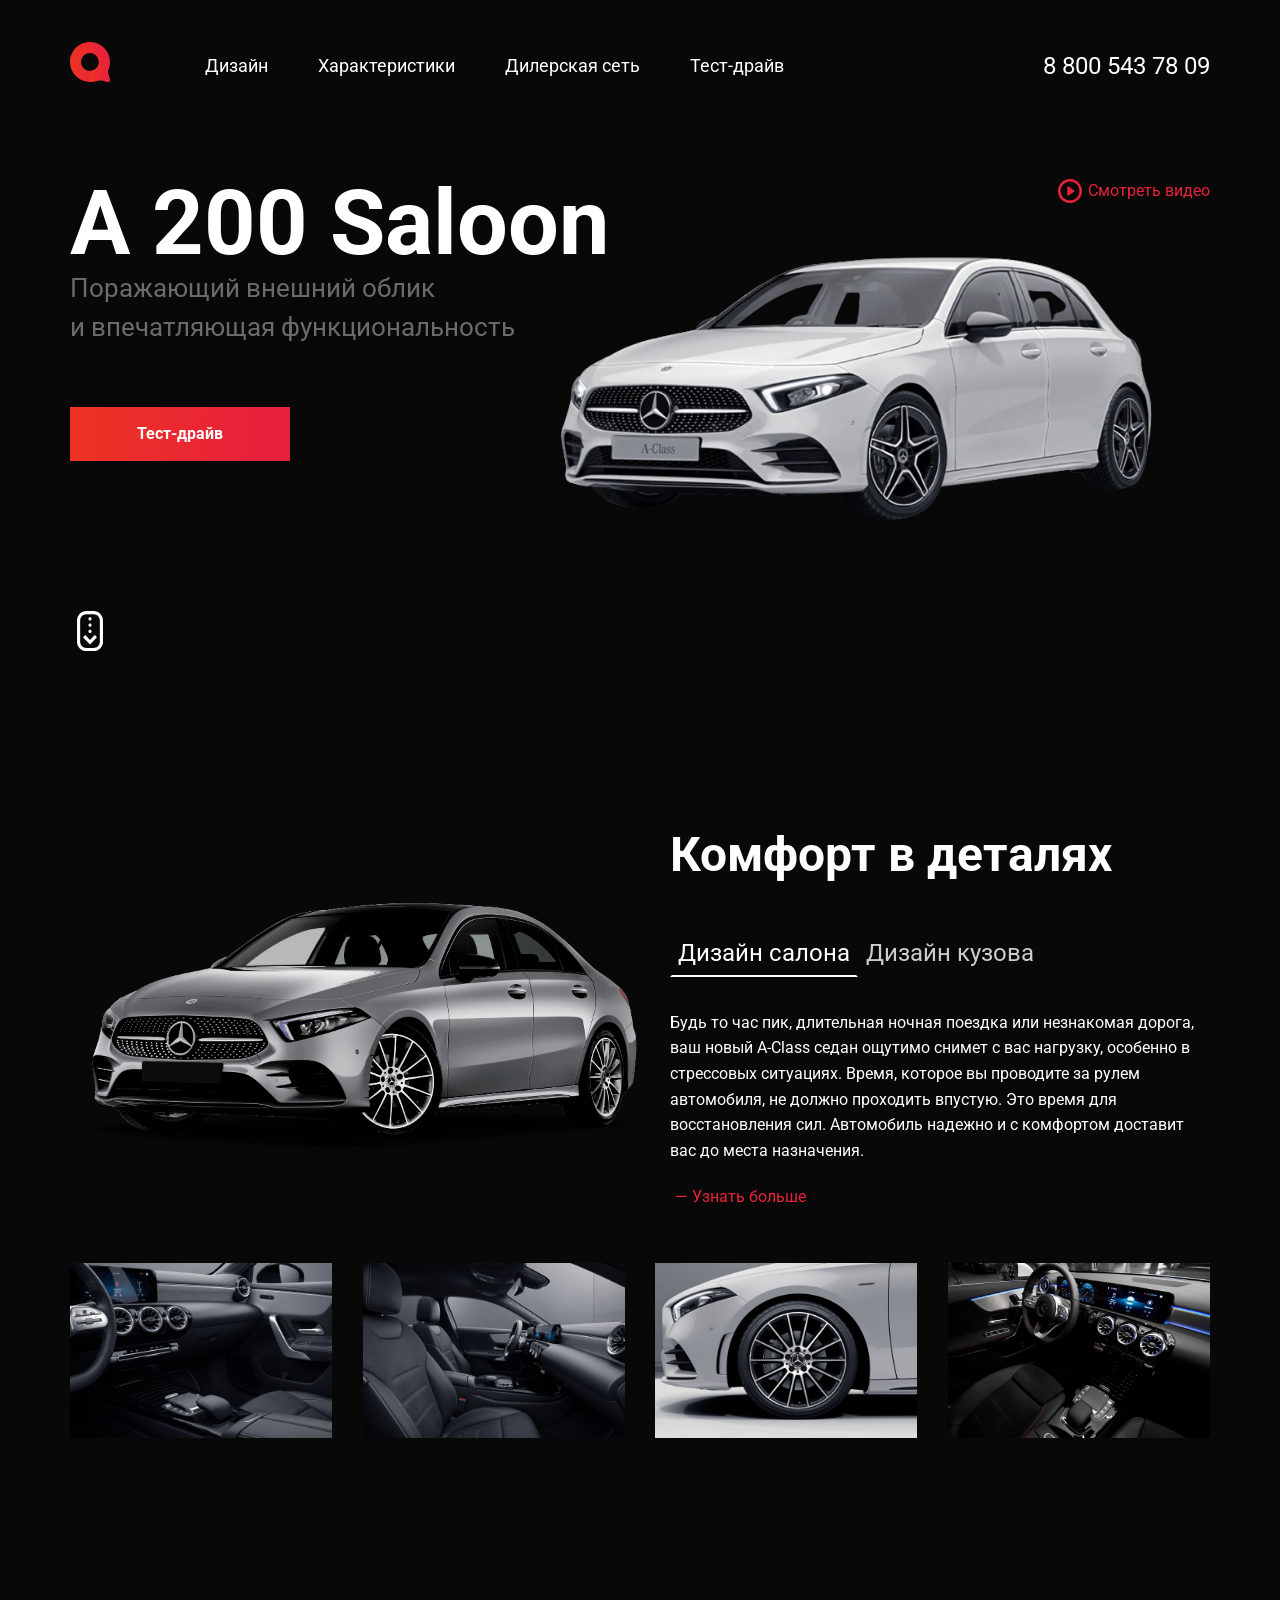
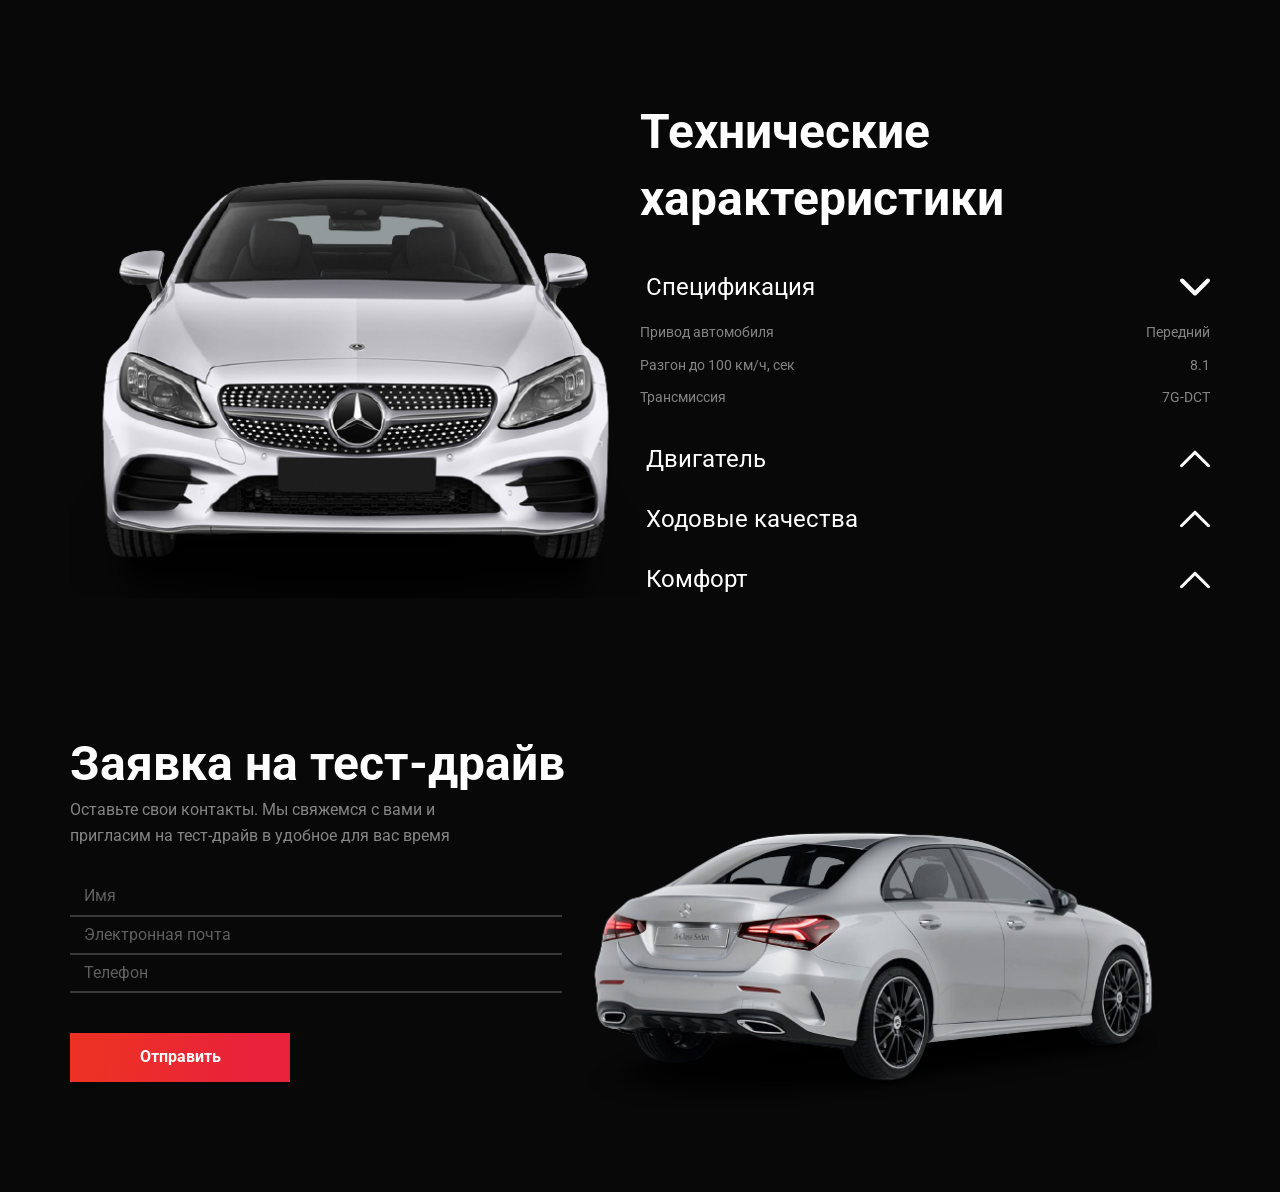
<file: smoothscroll/mercedes/index.html>
<!DOCTYPE html>
<html lang="ru">

<head>
	<meta charset="UTF-8">
	<meta http-equiv="X-UA-Compatible" content="IE=edge">
	<meta name="viewport" content="width=device-width, initial-scale=1.0">

	<title>Mercedes Benz</title>

	<link rel="preconnect" href="https://fonts.gstatic.com">
	<link href="https://fonts.googleapis.com/css2?family=Roboto:wght@400;700&display=swap" rel="stylesheet">
	<link rel="stylesheet" href="./css/style.css">

	<script src="./js/accordeon.js" defer></script>
	<script src="./js/smoothScroll.js" defer></script>
	<script src="./js/tabs.js" defer></script>
</head>

<body>
	<!-- header (start) -->
	<header class="header">
		<div class="container">
			<div class="header-wrapper">
				<div class="header-main">
					<a href="#main" class="logo header__logo">
						<img src="img/logo.svg" alt="Logo: A 200" class="logo__img">
					</a>
					<!-- /.logo -->
					<nav class="menu">
						<ul class="menu-list">
							<li class="menu-list__item">
								<a href="#design" class="menu-list__link">
									Дизайн
								</a>
							</li>
							<li class="menu-list__item">
								<a href="#feature" class="menu-list__link">
									Характеристики
								</a>
							</li>
							<li class="menu-list__item">
								<a href="#main" class="menu-list__link">
									Дилерская сеть
								</a>
							</li>
							<li class="menu-list__item">
								<a href="#contacts" class="menu-list__link">
									Тест-драйв
								</a>
							</li>
						</ul>
					</nav>
					<!-- /.menu -->
				</div>
				<!-- /.header-main -->
				<a href="tel:88005437809" class="phone">
					8 800 543 78 09
				</a>
				<button class="humburger-menu" aria-label="Бургер меню">
				</button>
			</div>
			<!-- /.header-wrapper -->
		</div>
	</header>
	<!-- header (end) -->

	<!-- main (start) -->
	<section class="main" id="main">
		<div class="container">
			<div class="main-wrapper">
				<div class="offer">
					<h1 class="main__title">A 200 Saloon</h1>
					<p class="main__descr">Поражающий внешний облик
						и&nbsp;впечатляющая функциональность</p>
					<a href="#contacts" type="button" class="button main__button">
						Тест-драйв
					</a>
					<a href="#design" class="main__scroll" aria-label="к следующему экрану"></a>

				</div>
				<!-- /.offer -->
				<div class="main-img">
					<a href="https://www.youtube.com/watch?v=w7doL2EpxX0" class="play">

						Смотреть видео
					</a>

				</div>
			</div>
			<!-- /.main-wrapper -->
		</div>
	</section>
	<!-- main (end) -->

	<!-- design (start) -->
	<section class="section design" id="design">
		<div class="container">
			<div class="design-wrapper">
				<div class="design-block">
					<img src="img/car/image-5.png" alt="A 200" class="feature__img design-block__img"
						data-tabs-field="interior">
					<img src="img/car/image-4.png" alt="A 200" class="feature__img design-block__img hidden"
						data-tabs-field="body">
					<div class="design-text">
						<h2 class="section__title design__title" data-tabs-field="interior">
							Комфорт в деталях
						</h2>
						<h2 class="section__title design__title hidden" data-tabs-field="body">
							Притягивает взгляды
						</h2>
						<ul class="design-list">
							<li>
								<button type="button" class="design-list__item design-list__item_active"
									data-tabs-handler="interior" data-some-attr="attr">Дизайн салона</button>
							</li>
							<li>
								<button type="button" class="design-list__item" data-tabs-handler="body">Дизайн
									кузова</button>
							</li>
						</ul>
						<!-- /.design-list -->
						<ul>
							<li class="design__descr" data-tabs-field="interior">
								<p class="design__description-text">
									Будь то час пик, длительная ночная поездка или незнакомая дорога, ваш новый A-Class
									седан ощутимо снимет с вас нагрузку, особенно в стрессовых ситуациях. Время, которое
									вы проводите за рулем автомобиля, не должно проходить впустую. Это время для
									восстановления сил. Автомобиль надежно и с комфортом доставит вас до места
									назначения.
								</p>
								<button class="more">
									— Узнать больше
								</button>
							</li>
							<li class="design__descr hidden" data-tabs-field="body">
								<p class="design__description-text">
									Благодаря длинной задней части, новый A-Class Sedan обладает еще лучшими
									аэродинамическими показателями, чем A-Class Hatchback (Cd от 0,25). С показателем
									0,22 новая модель седана сравнялась с мировым рекордом CLA Coupe. A-Class Sedan
									имеет самое низкое аэродинамическое сопротивление среди всех серийных автомобилей в
									мире.
								</p>
								<button class="more">
									— Узнать больше
								</button>
							</li>
						</ul>
					</div>
					<!-- /.design-text -->
				</div>
				<!-- /.design-block -->
				<ul>
					<li class="design-images" data-tabs-field="interior">
						<img src="img/design/interior01.jpg" alt="A 200" class="design__img">
						<img src="img/design/interior02.jpg" alt="A 200" class="design__img">
						<img src="img/design/interior03.jpg" alt="A 200" class="design__img">
						<img src="img/design/interior04.jpg" alt="A 200" class="design__img">
					</li>
					<li class="design-images hidden" data-tabs-field="body">
						<img src="img/design/body01.jpg" alt="A 200" class="design__img">
						<img src="img/design/body02.jpg" alt="A 200" class="design__img">
						<img src="img/design/body03.jpg" alt="A 200" class="design__img">
						<img src="img/design/body04.jpg" alt="A 200" class="design__img">
					</li>
				</ul>
			</div>
			<!-- /.design-wrapper -->
		</div>
	</section>
	<!-- design (end) -->

	<!-- feature (start) -->
	<section class="section feature" id="feature">
		<div class="container">
			<div class="feature-wrapper">
				<div class="feature-block">
					<h2 class="section__title feature__title">
						Технические характеристики
					</h2>
					<ul class="feature-list">
						<li class="feature__item">
							<button type="button" class="feature__link feature__link_active">
								<div class="feature-item-wrap">
									<span class="feature-item__title">
										Спецификация
									</span>
								</div>
							</button>
							<!-- /.feature__link -->
							<ul class="feature-sub">
								<li class="feature-sub__item">
									<span class="feature-sub__name">
										Привод автомобиля
									</span>
									<span class="feature-sub__value">
										Передний
									</span>
								</li>
								<li class="feature-sub__item">
									<span class="feature-sub__name">
										Разгон до 100 км/ч, сек
									</span>
									<span class="feature-sub__value">
										8.1
									</span>
								</li>
								<li class="feature-sub__item">
									<span class="feature-sub__name">
										Трансмиссия
									</span>
									<span class="feature-sub__value">
										7G-DCT
									</span>
								</li>
							</ul>
							<!-- /.feature-list-sub -->
						</li>
						<li class="feature__item">
							<button type="button" class="feature__link">
								<div class="feature-item-wrap">
									<span class="feature-item__title">
										Двигатель
									</span>
								</div>
							</button>
							<ul class="feature-sub hidden">
								<li class="feature-sub__item">
									<span class="feature-sub__name">
										Двигатель
									</span>
									<span class="feature-sub__value">
										1.332 л / 163 л.с.
									</span>
								</li>
								<li class="feature-sub__item">
									<span class="feature-sub__name">
										Тип двигателя
									</span>
									<span class="feature-sub__value">
										Бензиновый
									</span>
								</li>
								<li class="feature-sub__item">
									<span class="feature-sub__name">
										Расход, л/100 км
									</span>
									<span class="feature-sub__value">
										5.4
									</span>
								</li>
							</ul>
						</li>
						<li class="feature__item">
							<button type="button" class="feature__link">
								<div class="feature-item-wrap">
									<span class="feature-item__title">
										Ходовые качества
									</span>
								</div>
							</button>
							<ul class="feature-sub hidden">
								<li class="feature-sub__item">
									<span class="feature-sub__name">
										Система экстренного торможения
									</span>
									<span class="feature-sub__value">
										+
									</span>
								</li>
								<li class="feature-sub__item">
									<span class="feature-sub__name">
										Система контроля давления в шинах
									</span>
									<span class="feature-sub__value">
										+
									</span>
								</li>
								<li class="feature-sub__item">
									<span class="feature-sub__name">
										Система контроля вредных выбросов EURO 6
									</span>
									<span class="feature-sub__value">
										+
									</span>
								</li>
								<li class="feature-sub__item">
									<span class="feature-sub__name">
										Защита пешеходов
									</span>
									<span class="feature-sub__value">
										+
									</span>
								</li>
							</ul>
						</li>
						<li class="feature__item">
							<button type="button" class="feature__link">
								<div class="feature-item-wrap">
									<span class="feature-item__title">
										Комфорт
									</span>
								</div>
							</button>
							<ul class="feature-sub hidden">
								<li class="feature-sub__item">
									<span class="feature-sub__name">
										Климат-контроль
									</span>
									<span class="feature-sub__value">
										+
									</span>
								</li>
								<li class="feature-sub__item">
									<span class="feature-sub__name">
										Бортовой компьютер
									</span>
									<span class="feature-sub__value">
										+
									</span>
								</li>
								<li class="feature-sub__item">
									<span class="feature-sub__name">
										Датчик света и дождя
									</span>
									<span class="feature-sub__value">
										+
									</span>
								</li>
								<li class="feature-sub__item">
									<span class="feature-sub__name">
										Стеклоочистители с датчиком дождя
									</span>
									<span class="feature-sub__value">
										+
									</span>
								</li>
								<li class="feature-sub__item">
									<span class="feature-sub__name">
										Круиз-контроль
									</span>
									<span class="feature-sub__value">
										+
									</span>
								</li>
							</ul>
						</li>
					</ul>
					<!-- /.feature-list -->
				</div>
				<!-- /.feature-block -->
			</div>
			<!-- /.feature-wrapper -->
		</div>
	</section>
	<!-- feature (end) -->

	<!-- contacts (start) -->
	<section class="section contacts" id="contacts">
		<div class="container">
			<div class="contacts-wrapper">
				<div class="contacts-form">
					<h2 class="section__title">
						Заявка на тест-драйв
					</h2>
					<p class="contacts__descr">
						Оставьте свои контакты. Мы свяжемся с
						вами и пригласим на тест-драйв в
						удобное для вас время
					</p>
					<form class="form form-test-drive">
						<input type="text" class="input" name="name" placeholder="Имя">
						<input type="mail" class="input" name="mail" placeholder="Электронная почта">
						<input type="text" class="input" name="phone" placeholder="Телефон">
						<button type="submit" class="button form__button">
							Отправить
						</button>
					</form>
				</div>
				<!-- /.contacts-form -->
			</div>
			<!-- /.contacts-wrapper -->
		</div>
	</section>
	<!-- contacts (end) -->

	<!-- modal (start) -->
	<div class="modal hidden">
		<div class="overlay"></div>
		<div class="modal-wrapper">
			<h2 class="section__title modal__title">
				Подробное описание
				комплектаций
			</h2>
			<p class="modal__descr">
				Оставьте адрес электронной почты, на
				который хотите получить документ с
				описанием комплектаций
			</p>
			<button type="button" class="modal__close" aria-label="закрыть модальное окно">
			</button>
			<form class="form modal__form">
				<input type="text" name="name" class="input modal__input" placeholder="Имя">
				<input type="mail" name="mail" class="input modal__input" placeholder="Электронная почта">
				<div class="modal-buttons">
					<button type="submit" class="button modal__button">
						Отправить
					</button>
				</div>
			</form>
			<!-- /.form modal__form -->
		</div>
	</div>
	<!-- modal (end) -->
</body>

</html>
</file>
<file: accordeon/mercedes/css/style.css>
@charset "UTF-8";
/*! normalize.css v8.0.1 | MIT License | github.com/necolas/normalize.css */
/* Document
 * ========================================================================== */
/**
 * * 1. Correct the line height in all browsers.
 * * 2. Prevent adjustments of font size after orientation changes in iOS.
 * */
input:-webkit-autofill {
  -webkit-box-shadow: inset 0px 0px 0px 50px #080808 !important;
  /* Цвет фона */
  -webkit-text-fill-color: white !important;
  /* цвет текста */
  color: white !important;
  /* цвет текста */
  background-color: #080808 !important;
}

html {
  line-height: 1.15;
  -webkit-text-size-adjust: 100%;
}

/* Sections
 * ========================================================================== */
/**
 * * Remove the margin in all browsers.
 * */
body {
  margin: 0;
}

/**
 * * Render the `main` element consistently in IE.
 * */
main {
  display: block;
}

/**
 * * Correct the font size and margin on `h1` elements within `section` and
 * * `article` contexts in Chrome, Firefox, and Safari.
 * */
h1 {
  font-size: 2em;
  margin: 0.67em 0;
}

/* Grouping content
 * ========================================================================== */
/**
 * * 1. Add the correct box sizing in Firefox.
 * * 2. Show the overflow in Edge and IE.
 * */
hr {
  box-sizing: content-box;
  height: 0;
  overflow: visible;
}

/**
 * * 1. Correct the inheritance and scaling of font size in all browsers.
 * * 2. Correct the odd `em` font sizing in all browsers.
 * */
pre {
  font-family: monospace, monospace;
  font-size: 1em;
}

/* Text-level semantics
 * ========================================================================== */
/**
 * * Remove the gray background on active links in IE 10.
 * */
a {
  background-color: transparent;
}

/**
 * * 1. Remove the bottom border in Chrome 57-
 * * 2. Add the correct text decoration in Chrome, Edge, IE, Opera, and Safari.
 * */
abbr[title] {
  border-bottom: none;
  text-decoration: underline;
  -webkit-text-decoration: underline dotted;
          text-decoration: underline dotted;
}

/**
 * * Add the correct font weight in Chrome, Edge, and Safari.
 * */
b,
strong {
  font-weight: bolder;
}

/**
 * * 1. Correct the inheritance and scaling of font size in all browsers.
 * * 2. Correct the odd `em` font sizing in all browsers.
 * */
code,
kbd,
samp {
  font-family: monospace, monospace;
  font-size: 1em;
}

/**
 * * Add the correct font size in all browsers.
 * */
small {
  font-size: 80%;
}

/**
 * * Prevent `sub` and `sup` elements from affecting the line height in
 * * all browsers.
 * */
sub,
sup {
  font-size: 75%;
  line-height: 0;
  position: relative;
  vertical-align: baseline;
}

sub {
  bottom: -0.25em;
}

sup {
  top: -0.5em;
}

/* Embedded content
 * ========================================================================== */
/**
 * * Remove the border on images inside links in IE 10.
 * */
img {
  border-style: none;
}

/* Forms
 * ========================================================================== */
/**
 * * 1. Change the font styles in all browsers.
 * * 2. Remove the margin in Firefox and Safari.
 * */
button,
input,
optgroup,
select,
textarea {
  font-family: inherit;
  font-size: 100%;
  line-height: 1.15;
  margin: 0;
}

/**
 * * Show the overflow in IE.
 * * 1. Show the overflow in Edge.
 * */
button,
input {
  overflow: visible;
}

/**
 * * Remove the inheritance of text transform in Edge, Firefox, and IE.
 * * 1. Remove the inheritance of text transform in Firefox.
 * */
button,
select {
  text-transform: none;
}

/**
 * * Correct the inability to style clickable types in iOS and Safari.
 * */
button,
[type=button],
[type=reset],
[type=submit] {
  -webkit-appearance: button;
}

/**
 * * Remove the inner border and padding in Firefox.
 * */
button::-moz-focus-inner,
[type=button]::-moz-focus-inner,
[type=reset]::-moz-focus-inner,
[type=submit]::-moz-focus-inner {
  border-style: none;
  padding: 0;
}

/**
 * * Restore the focus styles unset by the previous rule.
 * */
button:-moz-focusring,
[type=button]:-moz-focusring,
[type=reset]:-moz-focusring,
[type=submit]:-moz-focusring {
  outline: 1px dotted ButtonText;
}

/**
 * * Correct the padding in Firefox.
 * */
fieldset {
  padding: 0.35em 0.75em 0.625em;
}

/**
 * * 1. Correct the text wrapping in Edge and IE.
 * * 2. Correct the color inheritance from `fieldset` elements in IE.
 * * 3. Remove the padding so developers are not caught out when they zero out
 * *    `fieldset` elements in all browsers.
 * */
legend {
  box-sizing: border-box;
  color: inherit;
  display: table;
  max-width: 100%;
  padding: 0;
  white-space: normal;
}

/**
 * * Add the correct vertical alignment in Chrome, Firefox, and Opera.
 * */
progress {
  vertical-align: baseline;
}

/**
 * * Remove the default vertical scrollbar in IE 10+.
 * */
textarea {
  overflow: auto;
}

/**
 * * 1. Add the correct box sizing in IE 10.
 * * 2. Remove the padding in IE 10.
 * */
[type=checkbox],
[type=radio] {
  box-sizing: border-box;
  padding: 0;
}

/**
 * * Correct the cursor style of increment and decrement buttons in Chrome.
 * */
[type=number]::-webkit-inner-spin-button,
[type=number]::-webkit-outer-spin-button {
  height: auto;
}

/**
 * * 1. Correct the odd appearance in Chrome and Safari.
 * * 2. Correct the outline style in Safari.
 * */
[type=search] {
  -webkit-appearance: textfield;
  outline-offset: -2px;
}

/**
 * * Remove the inner padding in Chrome and Safari on macOS.
 * */
[type=search]::-webkit-search-decoration {
  -webkit-appearance: none;
}

/**
 * * 1. Correct the inability to style clickable types in iOS and Safari.
 * * 2. Change font properties to `inherit` in Safari.
 * */
::-webkit-file-upload-button {
  -webkit-appearance: button;
  font: inherit;
}

/* Interactive
 * ========================================================================== */
/* * Add the correct display in Edge, IE 10+, and Firefox.
 * */
details {
  display: block;
}

/* * Add the correct display in all browsers.
 * */
summary {
  display: list-item;
}

/* Misc
 * ========================================================================== */
/**
 * * Add the correct display in IE 10+.
 * */
template {
  display: none;
}

/**
 * * Add the correct display in IE 10.
 * */
[hidden] {
  display: none;
}

* {
  box-sizing: border-box;
}

body {
  color: #ffffff;
  background-color: #080808;
  background-size: cover;
  font-family: "Roboto", sans-serif;
  line-height: 1.5;
}

button {
  cursor: pointer;
}

section {
  padding: 30px 0;
}

.container {
  max-width: 1620px;
  margin: auto;
}

ul {
  list-style: none;
  margin: 0;
  padding: 0;
}

li {
  margin: 0;
  padding: 0;
}

a {
  text-decoration: none;
}

.hidden {
  display: none !important;
}

.button {
  display: block;
  background: linear-gradient(93.53deg, #ED3125 11.43%, #E8223A 80.79%);
  border: none;
  padding: 15px;
  font-weight: bold;
  font-size: 16px;
  color: #ffffff;
  text-align: center;
}
.button:focus {
  outline: none;
}

.section__title {
  margin: 0;
  font-weight: bold;
  font-size: 48px;
  line-height: 1.4;
}

.input {
  display: block;
  border: none;
  background-color: transparent;
  padding-left: 14px;
  padding-bottom: 9px;
  border-bottom: 2px solid rgba(255, 255, 255, 0.25);
  color: #ffffff;
  opacity: 0.8;
  margin-bottom: 0;
  padding-top: 10px;
  margin-top: -1px;
  width: 100%;
}
.input:focus {
  outline: none;
}

/* header */
.header {
  margin-bottom: 114px;
}
.header-wrapper {
  display: flex;
  align-items: center;
  justify-content: space-between;
  padding-top: 42px;
}
.header-main {
  display: flex;
  align-items: center;
}
.header__logo {
  display: block;
  margin-right: 95px;
}

.menu-list {
  display: flex;
}
.menu-list__item {
  margin-right: 50px;
}
.menu-list__link {
  color: #ffffff;
  font-size: 18px;
}

.phone {
  font-size: 24px;
  color: #ffffff;
}

.humburger-menu {
  display: none;
  background-image: url("data:image/svg+xml,%3Csvg id='Layer_1' fill='%23ffffff' enable-background='new 0 0 512 512' height='512' viewBox='0 0 512 512' width='512' xmlns='http://www.w3.org/2000/svg'%3E%3Cpath d='m464.883 64.267h-417.766c-25.98 0-47.117 21.136-47.117 47.149 0 25.98 21.137 47.117 47.117 47.117h417.766c25.98 0 47.117-21.137 47.117-47.117 0-26.013-21.137-47.149-47.117-47.149z'/%3E%3Cpath d='m464.883 208.867h-417.766c-25.98 0-47.117 21.136-47.117 47.149 0 25.98 21.137 47.117 47.117 47.117h417.766c25.98 0 47.117-21.137 47.117-47.117 0-26.013-21.137-47.149-47.117-47.149z'/%3E%3Cpath d='m464.883 353.467h-417.766c-25.98 0-47.117 21.137-47.117 47.149 0 25.98 21.137 47.117 47.117 47.117h417.766c25.98 0 47.117-21.137 47.117-47.117 0-26.012-21.137-47.149-47.117-47.149z'/%3E%3C/svg%3E");
  background-color: transparent;
  background-size: contain;
  width: 30px;
  height: 30px;
  border: none;
  transition: background-image 0.5s;
}
.humburger-menu-active {
  background-image: url("data:image/svg+xml,%3C%3Fxml version='1.0' encoding='iso-8859-1'%3F%3E%3C!-- Generator: Adobe Illustrator 16.0.0, SVG Export Plug-In .SVG Version: 6.00 Build 0) --%3E%3C!DOCTYPE svg PUBLIC '-//W3C//DTD SVG 1.1//EN' 'http://www.w3.org/Graphics/SVG/1.1/DTD/svg11.dtd'%3E%3Csvg version='1.1' fill='%23ffffff' id='Capa_1' xmlns='http://www.w3.org/2000/svg' xmlns:xlink='http://www.w3.org/1999/xlink' x='0px' y='0px' width='348.333px' height='348.334px' viewBox='0 0 348.333 348.334' style='enable-background:new 0 0 348.333 348.334;' xml:space='preserve'%3E%3Cg%3E%3Cpath d='M336.559,68.611L231.016,174.165l105.543,105.549c15.699,15.705,15.699,41.145,0,56.85 c-7.844,7.844-18.128,11.769-28.407,11.769c-10.296,0-20.581-3.919-28.419-11.769L174.167,231.003L68.609,336.563 c-7.843,7.844-18.128,11.769-28.416,11.769c-10.285,0-20.563-3.919-28.413-11.769c-15.699-15.698-15.699-41.139,0-56.85 l105.54-105.549L11.774,68.611c-15.699-15.699-15.699-41.145,0-56.844c15.696-15.687,41.127-15.687,56.829,0l105.563,105.554 L279.721,11.767c15.705-15.687,41.139-15.687,56.832,0C352.258,27.466,352.258,52.912,336.559,68.611z'/%3E%3C/g%3E%3Cg%3E%3C/g%3E%3Cg%3E%3C/g%3E%3Cg%3E%3C/g%3E%3Cg%3E%3C/g%3E%3Cg%3E%3C/g%3E%3Cg%3E%3C/g%3E%3Cg%3E%3C/g%3E%3Cg%3E%3C/g%3E%3Cg%3E%3C/g%3E%3Cg%3E%3C/g%3E%3Cg%3E%3C/g%3E%3Cg%3E%3C/g%3E%3Cg%3E%3C/g%3E%3Cg%3E%3C/g%3E%3Cg%3E%3C/g%3E%3C/svg%3E%0A");
}

/* main */
.main-wrapper {
  position: relative;
  background-image: url("../img/car/image-1.png");
  background-repeat: no-repeat;
  background-position: 90% 35%;
  background-size: 900px;
  display: flex;
  justify-content: space-between;
  padding-bottom: 252px;
}
.main__title {
  margin: 0;
  font-weight: bold;
  text-align: center;
  font-size: 120px;
  line-height: 1;
}
.main__descr {
  margin: 0 0 84px 0;
  max-width: 480px;
  font-size: 28px;
  opacity: 0.4;
}
.main__button {
  margin-bottom: 180px;
  max-width: 220px;
  display: block;
}
.main__scroll {
  display: block;
  background-image: url("../img/icon/scroll.svg");
  background-size: contain;
  background-repeat: no-repeat;
  background-position: center;
  width: 40px;
  height: 60px;
}
.main__scroll:focus {
  outline: none;
}

.play {
  display: block;
  background-image: url("../img/icon/play.svg");
  background-size: contain;
  background-repeat: no-repeat;
  padding-left: 30px;
  border: none;
  color: #E8223A;
}
.play:focus {
  outline: none;
}
.play__icon {
  margin-right: 13px;
}

/* design */
.design-wrapper {
  padding-bottom: 200px;
}
.design-block {
  display: flex;
  justify-content: space-between;
}
.design__title {
  margin-bottom: 49px;
}
.design-list {
  display: flex;
  margin-bottom: 33px;
}
.design-list__item {
  font-size: 24px;
  color: #ccc;
  padding-bottom: 7px;
  background-color: transparent;
  border-color: transparent;
}
.design-list__item + .design-list__item {
  margin-left: 50px;
}
.design-list__item_active {
  color: #ffffff;
  border-bottom: 2px solid #ffffff;
}
.design__descr {
  margin: 0 0 28px 0;
  font-size: 16px;
  line-height: 1.6;
}
.design-images {
  display: flex;
  justify-content: space-between;
}
.design__img {
  display: block;
  width: 23%;
  -o-object-fit: cover;
     object-fit: cover;
}

.more {
  color: #E8223A;
  font-size: 16px;
  padding: 5px;
  line-height: 1.6;
  background-color: transparent;
  border: none;
}

/* feature */
.feature-wrapper {
  display: flex;
  justify-content: space-between;
  background-image: url(../img/car/image-2.png);
  background-position: left;
  background-repeat: no-repeat;
  background-size: 50%;
  padding-left: 50%;
  min-height: 550px;
}
.feature__img {
  width: 900px;
  min-width: 900px;
  -o-object-fit: contain;
     object-fit: contain;
}
.feature__title {
  margin-bottom: 74px;
}
.feature-list {
  max-width: 571px;
}
.feature__link {
  color: #ffffff;
  background-color: transparent;
  border: none;
  width: 100%;
  background-image: url("data:image/svg+xml,%3C%3Fxml version='1.0' encoding='iso-8859-1'%3F%3E%3C!-- Generator: Adobe Illustrator 19.0.0, SVG Export Plug-In .SVG Version: 6.00 Build 0) --%3E%3Csvg version='1.1' fill='%23ffffff' id='Capa_1' xmlns='http://www.w3.org/2000/svg' xmlns:xlink='http://www.w3.org/1999/xlink' x='0px' y='0px' viewBox='0 0 240.835 240.835' style='enable-background:new 0 0 240.835 240.835;' xml:space='preserve'%3E%3Cg%3E%3Cpath id='Expand_Less' d='M129.007,57.819c-4.68-4.68-12.499-4.68-17.191,0L3.555,165.803c-4.74,4.74-4.74,12.427,0,17.155 c4.74,4.74,12.439,4.74,17.179,0l99.683-99.406l99.671,99.418c4.752,4.74,12.439,4.74,17.191,0c4.74-4.74,4.74-12.427,0-17.155 L129.007,57.819z'/%3E%3Cg%3E%3C/g%3E%3Cg%3E%3C/g%3E%3Cg%3E%3C/g%3E%3Cg%3E%3C/g%3E%3Cg%3E%3C/g%3E%3Cg%3E%3C/g%3E%3C/g%3E%3Cg%3E%3C/g%3E%3Cg%3E%3C/g%3E%3Cg%3E%3C/g%3E%3Cg%3E%3C/g%3E%3Cg%3E%3C/g%3E%3Cg%3E%3C/g%3E%3Cg%3E%3C/g%3E%3Cg%3E%3C/g%3E%3Cg%3E%3C/g%3E%3Cg%3E%3C/g%3E%3Cg%3E%3C/g%3E%3Cg%3E%3C/g%3E%3Cg%3E%3C/g%3E%3Cg%3E%3C/g%3E%3Cg%3E%3C/g%3E%3C/svg%3E%0A");
  background-repeat: no-repeat;
  background-size: contain;
  background-position: right;
  outline: none;
  background-size: 30px;
}
.feature__link_active {
  margin-bottom: 14px;
  background-image: url("data:image/svg+xml,%3C%3Fxml version='1.0' encoding='iso-8859-1'%3F%3E%3C!-- Generator: Adobe Illustrator 16.0.0, SVG Export Plug-In .SVG Version: 6.00 Build 0) --%3E%3C!DOCTYPE svg PUBLIC '-//W3C//DTD SVG 1.1//EN' 'http://www.w3.org/Graphics/SVG/1.1/DTD/svg11.dtd'%3E%3Csvg version='1.1' id='Capa_1' fill='%23ffffff' xmlns='http://www.w3.org/2000/svg' xmlns:xlink='http://www.w3.org/1999/xlink' x='0px' y='0px' width='451.847px' height='451.847px' viewBox='0 0 451.847 451.847' style='enable-background:new 0 0 451.847 451.847;' xml:space='preserve'%3E%3Cg%3E%3Cpath d='M225.923,354.706c-8.098,0-16.195-3.092-22.369-9.263L9.27,151.157c-12.359-12.359-12.359-32.397,0-44.751 c12.354-12.354,32.388-12.354,44.748,0l171.905,171.915l171.906-171.909c12.359-12.354,32.391-12.354,44.744,0 c12.365,12.354,12.365,32.392,0,44.751L248.292,345.449C242.115,351.621,234.018,354.706,225.923,354.706z'/%3E%3C/g%3E%3Cg%3E%3C/g%3E%3Cg%3E%3C/g%3E%3Cg%3E%3C/g%3E%3Cg%3E%3C/g%3E%3Cg%3E%3C/g%3E%3Cg%3E%3C/g%3E%3Cg%3E%3C/g%3E%3Cg%3E%3C/g%3E%3Cg%3E%3C/g%3E%3Cg%3E%3C/g%3E%3Cg%3E%3C/g%3E%3Cg%3E%3C/g%3E%3Cg%3E%3C/g%3E%3Cg%3E%3C/g%3E%3Cg%3E%3C/g%3E%3C/svg%3E%0A");
}
.feature__item {
  margin-bottom: 20px;
}
.feature-item-wrap {
  display: flex;
  justify-content: space-between;
  align-items: center;
}
.feature-item__title {
  font-size: 24px;
  line-height: 1.6;
}
.feature-sub {
  overflow: hidden;
}
.feature-sub__item {
  display: flex;
  justify-content: space-between;
  opacity: 0.5;
  font-size: 14px;
  line-height: 1.6;
  margin-bottom: 10px;
}

/* contacts */
.contacts-wrapper {
  display: flex;
  justify-content: space-between;
  align-items: center;
  background: url("../img/car/image-3.png") no-repeat right;
}
.contacts__descr {
  margin: 0 0 30px 0;
  font-size: 16px;
  line-height: 1.6;
  opacity: 0.5;
  max-width: 411px;
}

.form {
  max-width: 492px;
  background-color: #080808;
}
.form__button {
  margin-top: 40px;
  min-width: 220px;
}

/* modal */
.modal {
  position: fixed;
  top: 0;
  left: 0;
  right: 0;
  bottom: 0;
}
.modal-wrapper {
  position: fixed;
  top: 50%;
  left: 50%;
  z-index: 9;
  max-width: 592px;
  width: 100%;
  height: 545px;
  max-height: 100%;
  transform: translate(-50%, -50%);
  background-color: #080808;
  padding: 71px 57px;
  border: 1px solid #ffffff;
}
.modal__title {
  margin-bottom: 23px;
}
.modal__descr {
  margin: 0 0 30px 0;
}
.modal-buttons {
  display: flex;
  margin-top: 30px;
}
.modal__button {
  margin-right: 48px;
}
.modal__close {
  position: absolute;
  display: block;
  width: 30px;
  height: 30px;
  top: 15px;
  right: 15px;
  border: none;
  background-color: transparent;
  background-image: url("../img/icon/close.svg");
  background-repeat: no-repeat;
  background-position: center;
  background-size: contain;
}
.modal__close:focus {
  outline: none;
}

.close {
  font-weight: bold;
  font-size: 16px;
  line-height: 1.5;
  color: #ffffff;
  border: none;
  background-color: transparent;
}
.close:focus {
  outline: none;
}

.overlay {
  position: absolute;
  top: 0;
  left: 0;
  right: 0;
  bottom: 0;
  background: rgba(0, 0, 0, 0.5);
  width: 100%;
  height: 100%;
  z-index: 2;
}

@media (max-width: 1720px) {
  .container {
    max-width: 1400px;
  }
  .main-wrapper {
    background-size: 65%;
  }
  .design-block__img {
    width: 750px;
    min-width: 750px;
  }
  .contacts-wrapper {
    background-size: 67%;
  }
}
@media (max-width: 1470px) {
  .container {
    max-width: 1140px;
  }
  .header {
    margin-bottom: 60px;
  }
  .main-wrapper {
    background-position: 90% 25%;
    background-size: 600px;
    padding-bottom: 100px;
  }
  .main__title {
    font-size: 90px;
  }
  .main__descr {
    font-size: 26px;
    margin-bottom: 60px;
  }
  .main__img {
    right: -10%;
    width: 800px;
  }
  .main__button {
    margin-bottom: 140px;
  }
  .design-block {
    margin-bottom: 20px;
  }
  .design-block__img {
    max-width: 600px;
    min-width: 600px;
    width: 100%;
  }
  .feature-wrapper {
    padding-bottom: 50px;
  }
  .feature__title {
    margin-bottom: 35px;
  }
  .contacts-wrapper {
    background-size: 59%;
  }
}
@media (max-width: 1400px) {
  .contacts-wrapper {
    padding-bottom: 80px;
  }
}
@media (max-width: 1199px) {
  .container {
    max-width: 960px;
  }
  .header {
    margin-bottom: 0;
  }
  .main-wrapper {
    flex-direction: column-reverse;
    align-items: center;
    background-position: 50% 10%;
    background-size: contain;
    padding-top: 640px;
  }
  .main__scroll {
    display: none;
  }
  .main__button {
    margin-bottom: 0;
  }
  .main__title {
    line-height: 1.4;
  }
  .main__descr {
    text-align: center;
  }
  .main a {
    margin: 0 auto;
  }
  .design-block {
    flex-direction: column;
    align-items: center;
  }
  .design-text {
    max-width: 610px;
  }
  .design-images {
    flex-wrap: wrap;
  }
  .design__img {
    width: 48%;
    margin-bottom: 20px;
  }
  .feature-wrapper {
    justify-content: center;
    padding-bottom: 0;
  }
  .feature__img {
    display: none;
  }
  .contacts-wrapper {
    flex-direction: column-reverse;
    background-size: 100%;
    background-position: center top;
  }
  .contacts-form {
    padding-top: 510px;
  }
}
@media (max-width: 991px) {
  .container {
    max-width: 720px;
  }
  .section__title {
    font-size: 42px;
  }
  .header__logo {
    margin-right: 35px;
  }
  .menu-list__item {
    margin-right: 20px;
  }
  .menu-list__link {
    font-size: 16px;
  }
  .phone {
    font-size: 20px;
  }
  .main-wrapper {
    padding-top: 495px;
  }
  .design-wrapper {
    padding-bottom: 100px;
  }
  .design__title {
    margin-bottom: 30px;
  }
  .design-list__item {
    font-size: 22px;
  }
  .contacts-form {
    padding-top: 395px;
  }
}
@media (max-width: 767px) {
  .container {
    max-width: 540px;
  }
  .header-wrapper {
    position: relative;
    padding-top: 25px;
    background-position: 50% 5%;
    background-size: contain;
  }
  .header__logo {
    margin-right: 0;
  }
  .menu {
    position: absolute;
    right: 30px;
    top: -300px;
    background-color: #000;
    z-index: 666;
    padding: 50px 20px 20px;
    border-radius: 15px;
    transition: top 0.5s;
  }
  .menu-list {
    flex-direction: column;
  }
  .menu-list__item {
    margin-bottom: 22px;
  }
  .menu-active {
    top: 0;
  }
  .humburger-menu {
    display: block;
  }
  .main__title {
    font-size: 110px;
  }
  .main__descr {
    font-size: 24px;
    margin-bottom: 50px;
  }
  .main-wrapper {
    padding-top: 370px;
  }
  .feature-wrapper {
    padding-left: 0;
    background-position-x: 0;
    background-position-y: 120px;
    background-size: contain;
  }
  .feature__title {
    margin-bottom: 400px;
  }
  .contacts-form {
    padding-top: 295px;
  }
  .modal-wrapper {
    padding: 30px 40px;
  }
}
@media (max-width: 576px) {
  .container {
    width: 95%;
  }
  .header {
    margin-bottom: 35px;
  }
  .main__title {
    font-size: 78px;
  }
  .main__descr {
    font-size: 20px;
  }
  .feature__title {
    margin-bottom: 300px;
  }
}
@media (max-width: 480px) {
  .section__title {
    font-size: 36px;
  }
  .main-wrapper {
    padding-top: 305px;
  }
  .design-list {
    margin-bottom: 20px;
  }
  .design__img {
    width: 100%;
  }
  .design__descr {
    font-size: 14px;
    margin-bottom: 20px;
  }
  .more {
    font-size: 14px;
  }
  .contacts-form {
    padding-top: 230px;
  }
}
@media (max-width: 400px) {
  .section__title {
    font-size: 29px;
  }
  .main-wrapper {
    padding-top: 250px;
  }
  .design__title {
    margin-bottom: 20px;
  }
  .design-list {
    align-items: center;
  }
  .design-list__item {
    font-size: 20px;
  }
  .design-list__item + .design-list__item {
    margin-left: 20px;
    font-size: 18px;
  }
  .design__descr {
    font-size: 12px;
  }
  .contacts-form {
    padding-top: 190px;
  }
}/*# sourceMappingURL=style.css.map */
</file>
<file: burger/mercedes/css/style.css>
@charset "UTF-8";
/*! normalize.css v8.0.1 | MIT License | github.com/necolas/normalize.css */
/* Document
 * ========================================================================== */
/**
 * * 1. Correct the line height in all browsers.
 * * 2. Prevent adjustments of font size after orientation changes in iOS.
 * */
input:-webkit-autofill {
  -webkit-box-shadow: inset 0px 0px 0px 50px #080808 !important;
  /* Цвет фона */
  -webkit-text-fill-color: white !important;
  /* цвет текста */
  color: white !important;
  /* цвет текста */
  background-color: #080808 !important;
}

html {
  line-height: 1.15;
  -webkit-text-size-adjust: 100%;
}

/* Sections
 * ========================================================================== */
/**
 * * Remove the margin in all browsers.
 * */
body {
  margin: 0;
}

/**
 * * Render the `main` element consistently in IE.
 * */
main {
  display: block;
}

/**
 * * Correct the font size and margin on `h1` elements within `section` and
 * * `article` contexts in Chrome, Firefox, and Safari.
 * */
h1 {
  font-size: 2em;
  margin: 0.67em 0;
}

/* Grouping content
 * ========================================================================== */
/**
 * * 1. Add the correct box sizing in Firefox.
 * * 2. Show the overflow in Edge and IE.
 * */
hr {
  box-sizing: content-box;
  height: 0;
  overflow: visible;
}

/**
 * * 1. Correct the inheritance and scaling of font size in all browsers.
 * * 2. Correct the odd `em` font sizing in all browsers.
 * */
pre {
  font-family: monospace, monospace;
  font-size: 1em;
}

/* Text-level semantics
 * ========================================================================== */
/**
 * * Remove the gray background on active links in IE 10.
 * */
a {
  background-color: transparent;
}

/**
 * * 1. Remove the bottom border in Chrome 57-
 * * 2. Add the correct text decoration in Chrome, Edge, IE, Opera, and Safari.
 * */
abbr[title] {
  border-bottom: none;
  text-decoration: underline;
  -webkit-text-decoration: underline dotted;
          text-decoration: underline dotted;
}

/**
 * * Add the correct font weight in Chrome, Edge, and Safari.
 * */
b,
strong {
  font-weight: bolder;
}

/**
 * * 1. Correct the inheritance and scaling of font size in all browsers.
 * * 2. Correct the odd `em` font sizing in all browsers.
 * */
code,
kbd,
samp {
  font-family: monospace, monospace;
  font-size: 1em;
}

/**
 * * Add the correct font size in all browsers.
 * */
small {
  font-size: 80%;
}

/**
 * * Prevent `sub` and `sup` elements from affecting the line height in
 * * all browsers.
 * */
sub,
sup {
  font-size: 75%;
  line-height: 0;
  position: relative;
  vertical-align: baseline;
}

sub {
  bottom: -0.25em;
}

sup {
  top: -0.5em;
}

/* Embedded content
 * ========================================================================== */
/**
 * * Remove the border on images inside links in IE 10.
 * */
img {
  border-style: none;
}

/* Forms
 * ========================================================================== */
/**
 * * 1. Change the font styles in all browsers.
 * * 2. Remove the margin in Firefox and Safari.
 * */
button,
input,
optgroup,
select,
textarea {
  font-family: inherit;
  font-size: 100%;
  line-height: 1.15;
  margin: 0;
}

/**
 * * Show the overflow in IE.
 * * 1. Show the overflow in Edge.
 * */
button,
input {
  overflow: visible;
}

/**
 * * Remove the inheritance of text transform in Edge, Firefox, and IE.
 * * 1. Remove the inheritance of text transform in Firefox.
 * */
button,
select {
  text-transform: none;
}

/**
 * * Correct the inability to style clickable types in iOS and Safari.
 * */
button,
[type=button],
[type=reset],
[type=submit] {
  -webkit-appearance: button;
}

/**
 * * Remove the inner border and padding in Firefox.
 * */
button::-moz-focus-inner,
[type=button]::-moz-focus-inner,
[type=reset]::-moz-focus-inner,
[type=submit]::-moz-focus-inner {
  border-style: none;
  padding: 0;
}

/**
 * * Restore the focus styles unset by the previous rule.
 * */
button:-moz-focusring,
[type=button]:-moz-focusring,
[type=reset]:-moz-focusring,
[type=submit]:-moz-focusring {
  outline: 1px dotted ButtonText;
}

/**
 * * Correct the padding in Firefox.
 * */
fieldset {
  padding: 0.35em 0.75em 0.625em;
}

/**
 * * 1. Correct the text wrapping in Edge and IE.
 * * 2. Correct the color inheritance from `fieldset` elements in IE.
 * * 3. Remove the padding so developers are not caught out when they zero out
 * *    `fieldset` elements in all browsers.
 * */
legend {
  box-sizing: border-box;
  color: inherit;
  display: table;
  max-width: 100%;
  padding: 0;
  white-space: normal;
}

/**
 * * Add the correct vertical alignment in Chrome, Firefox, and Opera.
 * */
progress {
  vertical-align: baseline;
}

/**
 * * Remove the default vertical scrollbar in IE 10+.
 * */
textarea {
  overflow: auto;
}

/**
 * * 1. Add the correct box sizing in IE 10.
 * * 2. Remove the padding in IE 10.
 * */
[type=checkbox],
[type=radio] {
  box-sizing: border-box;
  padding: 0;
}

/**
 * * Correct the cursor style of increment and decrement buttons in Chrome.
 * */
[type=number]::-webkit-inner-spin-button,
[type=number]::-webkit-outer-spin-button {
  height: auto;
}

/**
 * * 1. Correct the odd appearance in Chrome and Safari.
 * * 2. Correct the outline style in Safari.
 * */
[type=search] {
  -webkit-appearance: textfield;
  outline-offset: -2px;
}

/**
 * * Remove the inner padding in Chrome and Safari on macOS.
 * */
[type=search]::-webkit-search-decoration {
  -webkit-appearance: none;
}

/**
 * * 1. Correct the inability to style clickable types in iOS and Safari.
 * * 2. Change font properties to `inherit` in Safari.
 * */
::-webkit-file-upload-button {
  -webkit-appearance: button;
  font: inherit;
}

/* Interactive
 * ========================================================================== */
/* * Add the correct display in Edge, IE 10+, and Firefox.
 * */
details {
  display: block;
}

/* * Add the correct display in all browsers.
 * */
summary {
  display: list-item;
}

/* Misc
 * ========================================================================== */
/**
 * * Add the correct display in IE 10+.
 * */
template {
  display: none;
}

/**
 * * Add the correct display in IE 10.
 * */
[hidden] {
  display: none;
}

* {
  box-sizing: border-box;
}

body {
  color: #ffffff;
  background-color: #080808;
  background-size: cover;
  font-family: "Roboto", sans-serif;
  line-height: 1.5;
}

button {
  cursor: pointer;
}

section {
  padding: 30px 0;
}

.container {
  max-width: 1620px;
  margin: auto;
}

ul {
  list-style: none;
  margin: 0;
  padding: 0;
}

li {
  margin: 0;
  padding: 0;
}

a {
  text-decoration: none;
}

.hidden {
  display: none !important;
}

.button {
  display: block;
  background: linear-gradient(93.53deg, #ED3125 11.43%, #E8223A 80.79%);
  border: none;
  padding: 15px;
  font-weight: bold;
  font-size: 16px;
  color: #ffffff;
  text-align: center;
}
.button:focus {
  outline: none;
}

.section__title {
  margin: 0;
  font-weight: bold;
  font-size: 48px;
  line-height: 1.4;
}

.input {
  display: block;
  border: none;
  background-color: transparent;
  padding-left: 14px;
  padding-bottom: 9px;
  border-bottom: 2px solid rgba(255, 255, 255, 0.25);
  color: #ffffff;
  opacity: 0.8;
  margin-bottom: 0;
  padding-top: 10px;
  margin-top: -1px;
  width: 100%;
}
.input:focus {
  outline: none;
}

/* header */
.header {
  margin-bottom: 114px;
}
.header-wrapper {
  display: flex;
  align-items: center;
  justify-content: space-between;
  padding-top: 42px;
}
.header-main {
  display: flex;
  align-items: center;
}
.header__logo {
  display: block;
  margin-right: 95px;
}

.menu-list {
  display: flex;
}
.menu-list__item {
  margin-right: 50px;
}
.menu-list__link {
  color: #ffffff;
  font-size: 18px;
}

.phone {
  font-size: 24px;
  color: #ffffff;
}

.humburger-menu {
  display: none;
  background-image: url("data:image/svg+xml,%3Csvg id='Layer_1' fill='%23ffffff' enable-background='new 0 0 512 512' height='512' viewBox='0 0 512 512' width='512' xmlns='http://www.w3.org/2000/svg'%3E%3Cpath d='m464.883 64.267h-417.766c-25.98 0-47.117 21.136-47.117 47.149 0 25.98 21.137 47.117 47.117 47.117h417.766c25.98 0 47.117-21.137 47.117-47.117 0-26.013-21.137-47.149-47.117-47.149z'/%3E%3Cpath d='m464.883 208.867h-417.766c-25.98 0-47.117 21.136-47.117 47.149 0 25.98 21.137 47.117 47.117 47.117h417.766c25.98 0 47.117-21.137 47.117-47.117 0-26.013-21.137-47.149-47.117-47.149z'/%3E%3Cpath d='m464.883 353.467h-417.766c-25.98 0-47.117 21.137-47.117 47.149 0 25.98 21.137 47.117 47.117 47.117h417.766c25.98 0 47.117-21.137 47.117-47.117 0-26.012-21.137-47.149-47.117-47.149z'/%3E%3C/svg%3E");
  background-color: transparent;
  background-size: contain;
  width: 30px;
  height: 30px;
  border: none;
  transition: background-image 0.5s;
}
.humburger-menu-active {
  background-image: url("data:image/svg+xml,%3C%3Fxml version='1.0' encoding='iso-8859-1'%3F%3E%3C!-- Generator: Adobe Illustrator 16.0.0, SVG Export Plug-In .SVG Version: 6.00 Build 0) --%3E%3C!DOCTYPE svg PUBLIC '-//W3C//DTD SVG 1.1//EN' 'http://www.w3.org/Graphics/SVG/1.1/DTD/svg11.dtd'%3E%3Csvg version='1.1' fill='%23ffffff' id='Capa_1' xmlns='http://www.w3.org/2000/svg' xmlns:xlink='http://www.w3.org/1999/xlink' x='0px' y='0px' width='348.333px' height='348.334px' viewBox='0 0 348.333 348.334' style='enable-background:new 0 0 348.333 348.334;' xml:space='preserve'%3E%3Cg%3E%3Cpath d='M336.559,68.611L231.016,174.165l105.543,105.549c15.699,15.705,15.699,41.145,0,56.85 c-7.844,7.844-18.128,11.769-28.407,11.769c-10.296,0-20.581-3.919-28.419-11.769L174.167,231.003L68.609,336.563 c-7.843,7.844-18.128,11.769-28.416,11.769c-10.285,0-20.563-3.919-28.413-11.769c-15.699-15.698-15.699-41.139,0-56.85 l105.54-105.549L11.774,68.611c-15.699-15.699-15.699-41.145,0-56.844c15.696-15.687,41.127-15.687,56.829,0l105.563,105.554 L279.721,11.767c15.705-15.687,41.139-15.687,56.832,0C352.258,27.466,352.258,52.912,336.559,68.611z'/%3E%3C/g%3E%3Cg%3E%3C/g%3E%3Cg%3E%3C/g%3E%3Cg%3E%3C/g%3E%3Cg%3E%3C/g%3E%3Cg%3E%3C/g%3E%3Cg%3E%3C/g%3E%3Cg%3E%3C/g%3E%3Cg%3E%3C/g%3E%3Cg%3E%3C/g%3E%3Cg%3E%3C/g%3E%3Cg%3E%3C/g%3E%3Cg%3E%3C/g%3E%3Cg%3E%3C/g%3E%3Cg%3E%3C/g%3E%3Cg%3E%3C/g%3E%3C/svg%3E%0A");
}

/* main */
.main-wrapper {
  position: relative;
  background-image: url("../img/car/image-1.png");
  background-repeat: no-repeat;
  background-position: 90% 35%;
  background-size: 900px;
  display: flex;
  justify-content: space-between;
  padding-bottom: 252px;
}
.main__title {
  margin: 0;
  font-weight: bold;
  text-align: center;
  font-size: 120px;
  line-height: 1;
}
.main__descr {
  margin: 0 0 84px 0;
  max-width: 480px;
  font-size: 28px;
  opacity: 0.4;
}
.main__button {
  margin-bottom: 180px;
  max-width: 220px;
  display: block;
}
.main__scroll {
  display: block;
  background-image: url("../img/icon/scroll.svg");
  background-size: contain;
  background-repeat: no-repeat;
  background-position: center;
  width: 40px;
  height: 60px;
}
.main__scroll:focus {
  outline: none;
}

.play {
  display: block;
  background-image: url("../img/icon/play.svg");
  background-size: contain;
  background-repeat: no-repeat;
  padding-left: 30px;
  border: none;
  color: #E8223A;
}
.play:focus {
  outline: none;
}
.play__icon {
  margin-right: 13px;
}

/* design */
.design-wrapper {
  padding-bottom: 200px;
}
.design-block {
  display: flex;
  justify-content: space-between;
}
.design__title {
  margin-bottom: 49px;
}
.design-list {
  display: flex;
  margin-bottom: 33px;
}
.design-list__item {
  font-size: 24px;
  color: #ccc;
  padding-bottom: 7px;
  background-color: transparent;
  border-color: transparent;
}
.design-list__item + .design-list__item {
  margin-left: 50px;
}
.design-list__item_active {
  color: #ffffff;
  border-bottom: 2px solid #ffffff;
}
.design__descr {
  margin: 0 0 28px 0;
  font-size: 16px;
  line-height: 1.6;
}
.design-images {
  display: flex;
  justify-content: space-between;
}
.design__img {
  display: block;
  width: 23%;
  -o-object-fit: cover;
     object-fit: cover;
}

.more {
  color: #E8223A;
  font-size: 16px;
  padding: 5px;
  line-height: 1.6;
  background-color: transparent;
  border: none;
}

/* feature */
.feature-wrapper {
  display: flex;
  justify-content: space-between;
  background-image: url(../img/car/image-2.png);
  background-position: left;
  background-repeat: no-repeat;
  background-size: 50%;
  padding-left: 50%;
  min-height: 550px;
}
.feature__img {
  width: 900px;
  min-width: 900px;
  -o-object-fit: contain;
     object-fit: contain;
}
.feature__title {
  margin-bottom: 74px;
}
.feature-list {
  max-width: 571px;
}
.feature__link {
  color: #ffffff;
  background-color: transparent;
  border: none;
  width: 100%;
  background-image: url("data:image/svg+xml,%3C%3Fxml version='1.0' encoding='iso-8859-1'%3F%3E%3C!-- Generator: Adobe Illustrator 19.0.0, SVG Export Plug-In .SVG Version: 6.00 Build 0) --%3E%3Csvg version='1.1' fill='%23ffffff' id='Capa_1' xmlns='http://www.w3.org/2000/svg' xmlns:xlink='http://www.w3.org/1999/xlink' x='0px' y='0px' viewBox='0 0 240.835 240.835' style='enable-background:new 0 0 240.835 240.835;' xml:space='preserve'%3E%3Cg%3E%3Cpath id='Expand_Less' d='M129.007,57.819c-4.68-4.68-12.499-4.68-17.191,0L3.555,165.803c-4.74,4.74-4.74,12.427,0,17.155 c4.74,4.74,12.439,4.74,17.179,0l99.683-99.406l99.671,99.418c4.752,4.74,12.439,4.74,17.191,0c4.74-4.74,4.74-12.427,0-17.155 L129.007,57.819z'/%3E%3Cg%3E%3C/g%3E%3Cg%3E%3C/g%3E%3Cg%3E%3C/g%3E%3Cg%3E%3C/g%3E%3Cg%3E%3C/g%3E%3Cg%3E%3C/g%3E%3C/g%3E%3Cg%3E%3C/g%3E%3Cg%3E%3C/g%3E%3Cg%3E%3C/g%3E%3Cg%3E%3C/g%3E%3Cg%3E%3C/g%3E%3Cg%3E%3C/g%3E%3Cg%3E%3C/g%3E%3Cg%3E%3C/g%3E%3Cg%3E%3C/g%3E%3Cg%3E%3C/g%3E%3Cg%3E%3C/g%3E%3Cg%3E%3C/g%3E%3Cg%3E%3C/g%3E%3Cg%3E%3C/g%3E%3Cg%3E%3C/g%3E%3C/svg%3E%0A");
  background-repeat: no-repeat;
  background-size: contain;
  background-position: right;
  outline: none;
  background-size: 30px;
}
.feature__link_active {
  margin-bottom: 14px;
  background-image: url("data:image/svg+xml,%3C%3Fxml version='1.0' encoding='iso-8859-1'%3F%3E%3C!-- Generator: Adobe Illustrator 16.0.0, SVG Export Plug-In .SVG Version: 6.00 Build 0) --%3E%3C!DOCTYPE svg PUBLIC '-//W3C//DTD SVG 1.1//EN' 'http://www.w3.org/Graphics/SVG/1.1/DTD/svg11.dtd'%3E%3Csvg version='1.1' id='Capa_1' fill='%23ffffff' xmlns='http://www.w3.org/2000/svg' xmlns:xlink='http://www.w3.org/1999/xlink' x='0px' y='0px' width='451.847px' height='451.847px' viewBox='0 0 451.847 451.847' style='enable-background:new 0 0 451.847 451.847;' xml:space='preserve'%3E%3Cg%3E%3Cpath d='M225.923,354.706c-8.098,0-16.195-3.092-22.369-9.263L9.27,151.157c-12.359-12.359-12.359-32.397,0-44.751 c12.354-12.354,32.388-12.354,44.748,0l171.905,171.915l171.906-171.909c12.359-12.354,32.391-12.354,44.744,0 c12.365,12.354,12.365,32.392,0,44.751L248.292,345.449C242.115,351.621,234.018,354.706,225.923,354.706z'/%3E%3C/g%3E%3Cg%3E%3C/g%3E%3Cg%3E%3C/g%3E%3Cg%3E%3C/g%3E%3Cg%3E%3C/g%3E%3Cg%3E%3C/g%3E%3Cg%3E%3C/g%3E%3Cg%3E%3C/g%3E%3Cg%3E%3C/g%3E%3Cg%3E%3C/g%3E%3Cg%3E%3C/g%3E%3Cg%3E%3C/g%3E%3Cg%3E%3C/g%3E%3Cg%3E%3C/g%3E%3Cg%3E%3C/g%3E%3Cg%3E%3C/g%3E%3C/svg%3E%0A");
}
.feature__item {
  margin-bottom: 20px;
}
.feature-item-wrap {
  display: flex;
  justify-content: space-between;
  align-items: center;
}
.feature-item__title {
  font-size: 24px;
  line-height: 1.6;
}
.feature-sub {
  overflow: hidden;
}
.feature-sub__item {
  display: flex;
  justify-content: space-between;
  opacity: 0.5;
  font-size: 14px;
  line-height: 1.6;
  margin-bottom: 10px;
}

/* contacts */
.contacts-wrapper {
  display: flex;
  justify-content: space-between;
  align-items: center;
  background: url("../img/car/image-3.png") no-repeat right;
}
.contacts__descr {
  margin: 0 0 30px 0;
  font-size: 16px;
  line-height: 1.6;
  opacity: 0.5;
  max-width: 411px;
}

.form {
  max-width: 492px;
  background-color: #080808;
}
.form__button {
  margin-top: 40px;
  min-width: 220px;
}

/* modal */
.modal {
  position: fixed;
  top: 0;
  left: 0;
  right: 0;
  bottom: 0;
}
.modal-wrapper {
  position: fixed;
  top: 50%;
  left: 50%;
  z-index: 9;
  max-width: 592px;
  width: 100%;
  height: 545px;
  max-height: 100%;
  transform: translate(-50%, -50%);
  background-color: #080808;
  padding: 71px 57px;
  border: 1px solid #ffffff;
}
.modal__title {
  margin-bottom: 23px;
}
.modal__descr {
  margin: 0 0 30px 0;
}
.modal-buttons {
  display: flex;
  margin-top: 30px;
}
.modal__button {
  margin-right: 48px;
}
.modal__close {
  position: absolute;
  display: block;
  width: 30px;
  height: 30px;
  top: 15px;
  right: 15px;
  border: none;
  background-color: transparent;
  background-image: url("../img/icon/close.svg");
  background-repeat: no-repeat;
  background-position: center;
  background-size: contain;
}
.modal__close:focus {
  outline: none;
}

.close {
  font-weight: bold;
  font-size: 16px;
  line-height: 1.5;
  color: #ffffff;
  border: none;
  background-color: transparent;
}
.close:focus {
  outline: none;
}

.overlay {
  position: absolute;
  top: 0;
  left: 0;
  right: 0;
  bottom: 0;
  background: rgba(0, 0, 0, 0.5);
  width: 100%;
  height: 100%;
  z-index: 2;
}

@media (max-width: 1720px) {
  .container {
    max-width: 1400px;
  }
  .main-wrapper {
    background-size: 65%;
  }
  .design-block__img {
    width: 750px;
    min-width: 750px;
  }
  .contacts-wrapper {
    background-size: 67%;
  }
}
@media (max-width: 1470px) {
  .container {
    max-width: 1140px;
  }
  .header {
    margin-bottom: 60px;
  }
  .main-wrapper {
    background-position: 90% 25%;
    background-size: 600px;
    padding-bottom: 100px;
  }
  .main__title {
    font-size: 90px;
  }
  .main__descr {
    font-size: 26px;
    margin-bottom: 60px;
  }
  .main__img {
    right: -10%;
    width: 800px;
  }
  .main__button {
    margin-bottom: 140px;
  }
  .design-block {
    margin-bottom: 20px;
  }
  .design-block__img {
    max-width: 600px;
    min-width: 600px;
    width: 100%;
  }
  .feature-wrapper {
    padding-bottom: 50px;
  }
  .feature__title {
    margin-bottom: 35px;
  }
  .contacts-wrapper {
    background-size: 59%;
  }
}
@media (max-width: 1400px) {
  .contacts-wrapper {
    padding-bottom: 80px;
  }
}
@media (max-width: 1199px) {
  .container {
    max-width: 960px;
  }
  .header {
    margin-bottom: 0;
  }
  .main-wrapper {
    flex-direction: column-reverse;
    align-items: center;
    background-position: 50% 10%;
    background-size: contain;
    padding-top: 640px;
  }
  .main__scroll {
    display: none;
  }
  .main__button {
    margin-bottom: 0;
  }
  .main__title {
    line-height: 1.4;
  }
  .main__descr {
    text-align: center;
  }
  .main a {
    margin: 0 auto;
  }
  .design-block {
    flex-direction: column;
    align-items: center;
  }
  .design-text {
    max-width: 610px;
  }
  .design-images {
    flex-wrap: wrap;
  }
  .design__img {
    width: 48%;
    margin-bottom: 20px;
  }
  .feature-wrapper {
    justify-content: center;
    padding-bottom: 0;
  }
  .feature__img {
    display: none;
  }
  .contacts-wrapper {
    flex-direction: column-reverse;
    background-size: 100%;
    background-position: center top;
  }
  .contacts-form {
    padding-top: 510px;
  }
}
@media (max-width: 991px) {
  .container {
    max-width: 720px;
  }
  .section__title {
    font-size: 42px;
  }
  .header__logo {
    margin-right: 35px;
  }
  .menu-list__item {
    margin-right: 20px;
  }
  .menu-list__link {
    font-size: 16px;
  }
  .phone {
    font-size: 20px;
  }
  .main-wrapper {
    padding-top: 495px;
  }
  .design-wrapper {
    padding-bottom: 100px;
  }
  .design__title {
    margin-bottom: 30px;
  }
  .design-list__item {
    font-size: 22px;
  }
  .contacts-form {
    padding-top: 395px;
  }
}
@media (max-width: 767px) {
  .container {
    max-width: 540px;
  }
  .header-wrapper {
    position: relative;
    padding-top: 25px;
    background-position: 50% 5%;
    background-size: contain;
  }
  .header__logo {
    margin-right: 0;
  }
  .menu {
    position: absolute;
    right: 30px;
    top: -300px;
    background-color: #000;
    z-index: 666;
    padding: 50px 20px 20px;
    border-radius: 15px;
    transition: top 0.5s;
  }
  .menu-list {
    flex-direction: column;
  }
  .menu-list__item {
    margin-bottom: 22px;
  }
  .menu-active {
    top: 0;
  }
  .humburger-menu {
    display: block;
  }
  .main__title {
    font-size: 110px;
  }
  .main__descr {
    font-size: 24px;
    margin-bottom: 50px;
  }
  .main-wrapper {
    padding-top: 370px;
  }
  .feature-wrapper {
    padding-left: 0;
    background-position-x: 0;
    background-position-y: 120px;
    background-size: contain;
  }
  .feature__title {
    margin-bottom: 400px;
  }
  .contacts-form {
    padding-top: 295px;
  }
  .modal-wrapper {
    padding: 30px 40px;
  }
}
@media (max-width: 576px) {
  .container {
    width: 95%;
  }
  .header {
    margin-bottom: 35px;
  }
  .main__title {
    font-size: 78px;
  }
  .main__descr {
    font-size: 20px;
  }
  .feature__title {
    margin-bottom: 300px;
  }
}
@media (max-width: 480px) {
  .section__title {
    font-size: 36px;
  }
  .main-wrapper {
    padding-top: 305px;
  }
  .design-list {
    margin-bottom: 20px;
  }
  .design__img {
    width: 100%;
  }
  .design__descr {
    font-size: 14px;
    margin-bottom: 20px;
  }
  .more {
    font-size: 14px;
  }
  .contacts-form {
    padding-top: 230px;
  }
}
@media (max-width: 400px) {
  .section__title {
    font-size: 29px;
  }
  .main-wrapper {
    padding-top: 250px;
  }
  .design__title {
    margin-bottom: 20px;
  }
  .design-list {
    align-items: center;
  }
  .design-list__item {
    font-size: 20px;
  }
  .design-list__item + .design-list__item {
    margin-left: 20px;
    font-size: 18px;
  }
  .design__descr {
    font-size: 12px;
  }
  .contacts-form {
    padding-top: 190px;
  }
}/*# sourceMappingURL=style.css.map */
</file>
<file: form/mercedes/css/style.css>
@charset "UTF-8";
/*! normalize.css v8.0.1 | MIT License | github.com/necolas/normalize.css */
/* Document
 * ========================================================================== */
/**
 * * 1. Correct the line height in all browsers.
 * * 2. Prevent adjustments of font size after orientation changes in iOS.
 * */
input:-webkit-autofill {
  -webkit-box-shadow: inset 0px 0px 0px 50px #080808 !important;
  /* Цвет фона */
  -webkit-text-fill-color: white !important;
  /* цвет текста */
  color: white !important;
  /* цвет текста */
  background-color: #080808 !important;
}

html {
  line-height: 1.15;
  -webkit-text-size-adjust: 100%;
}

/* Sections
 * ========================================================================== */
/**
 * * Remove the margin in all browsers.
 * */
body {
  margin: 0;
}

/**
 * * Render the `main` element consistently in IE.
 * */
main {
  display: block;
}

/**
 * * Correct the font size and margin on `h1` elements within `section` and
 * * `article` contexts in Chrome, Firefox, and Safari.
 * */
h1 {
  font-size: 2em;
  margin: 0.67em 0;
}

/* Grouping content
 * ========================================================================== */
/**
 * * 1. Add the correct box sizing in Firefox.
 * * 2. Show the overflow in Edge and IE.
 * */
hr {
  box-sizing: content-box;
  height: 0;
  overflow: visible;
}

/**
 * * 1. Correct the inheritance and scaling of font size in all browsers.
 * * 2. Correct the odd `em` font sizing in all browsers.
 * */
pre {
  font-family: monospace, monospace;
  font-size: 1em;
}

/* Text-level semantics
 * ========================================================================== */
/**
 * * Remove the gray background on active links in IE 10.
 * */
a {
  background-color: transparent;
}

/**
 * * 1. Remove the bottom border in Chrome 57-
 * * 2. Add the correct text decoration in Chrome, Edge, IE, Opera, and Safari.
 * */
abbr[title] {
  border-bottom: none;
  text-decoration: underline;
  -webkit-text-decoration: underline dotted;
          text-decoration: underline dotted;
}

/**
 * * Add the correct font weight in Chrome, Edge, and Safari.
 * */
b,
strong {
  font-weight: bolder;
}

/**
 * * 1. Correct the inheritance and scaling of font size in all browsers.
 * * 2. Correct the odd `em` font sizing in all browsers.
 * */
code,
kbd,
samp {
  font-family: monospace, monospace;
  font-size: 1em;
}

/**
 * * Add the correct font size in all browsers.
 * */
small {
  font-size: 80%;
}

/**
 * * Prevent `sub` and `sup` elements from affecting the line height in
 * * all browsers.
 * */
sub,
sup {
  font-size: 75%;
  line-height: 0;
  position: relative;
  vertical-align: baseline;
}

sub {
  bottom: -0.25em;
}

sup {
  top: -0.5em;
}

/* Embedded content
 * ========================================================================== */
/**
 * * Remove the border on images inside links in IE 10.
 * */
img {
  border-style: none;
}

/* Forms
 * ========================================================================== */
/**
 * * 1. Change the font styles in all browsers.
 * * 2. Remove the margin in Firefox and Safari.
 * */
button,
input,
optgroup,
select,
textarea {
  font-family: inherit;
  font-size: 100%;
  line-height: 1.15;
  margin: 0;
}

/**
 * * Show the overflow in IE.
 * * 1. Show the overflow in Edge.
 * */
button,
input {
  overflow: visible;
}

/**
 * * Remove the inheritance of text transform in Edge, Firefox, and IE.
 * * 1. Remove the inheritance of text transform in Firefox.
 * */
button,
select {
  text-transform: none;
}

/**
 * * Correct the inability to style clickable types in iOS and Safari.
 * */
button,
[type=button],
[type=reset],
[type=submit] {
  -webkit-appearance: button;
}

/**
 * * Remove the inner border and padding in Firefox.
 * */
button::-moz-focus-inner,
[type=button]::-moz-focus-inner,
[type=reset]::-moz-focus-inner,
[type=submit]::-moz-focus-inner {
  border-style: none;
  padding: 0;
}

/**
 * * Restore the focus styles unset by the previous rule.
 * */
button:-moz-focusring,
[type=button]:-moz-focusring,
[type=reset]:-moz-focusring,
[type=submit]:-moz-focusring {
  outline: 1px dotted ButtonText;
}

/**
 * * Correct the padding in Firefox.
 * */
fieldset {
  padding: 0.35em 0.75em 0.625em;
}

/**
 * * 1. Correct the text wrapping in Edge and IE.
 * * 2. Correct the color inheritance from `fieldset` elements in IE.
 * * 3. Remove the padding so developers are not caught out when they zero out
 * *    `fieldset` elements in all browsers.
 * */
legend {
  box-sizing: border-box;
  color: inherit;
  display: table;
  max-width: 100%;
  padding: 0;
  white-space: normal;
}

/**
 * * Add the correct vertical alignment in Chrome, Firefox, and Opera.
 * */
progress {
  vertical-align: baseline;
}

/**
 * * Remove the default vertical scrollbar in IE 10+.
 * */
textarea {
  overflow: auto;
}

/**
 * * 1. Add the correct box sizing in IE 10.
 * * 2. Remove the padding in IE 10.
 * */
[type=checkbox],
[type=radio] {
  box-sizing: border-box;
  padding: 0;
}

/**
 * * Correct the cursor style of increment and decrement buttons in Chrome.
 * */
[type=number]::-webkit-inner-spin-button,
[type=number]::-webkit-outer-spin-button {
  height: auto;
}

/**
 * * 1. Correct the odd appearance in Chrome and Safari.
 * * 2. Correct the outline style in Safari.
 * */
[type=search] {
  -webkit-appearance: textfield;
  outline-offset: -2px;
}

/**
 * * Remove the inner padding in Chrome and Safari on macOS.
 * */
[type=search]::-webkit-search-decoration {
  -webkit-appearance: none;
}

/**
 * * 1. Correct the inability to style clickable types in iOS and Safari.
 * * 2. Change font properties to `inherit` in Safari.
 * */
::-webkit-file-upload-button {
  -webkit-appearance: button;
  font: inherit;
}

/* Interactive
 * ========================================================================== */
/* * Add the correct display in Edge, IE 10+, and Firefox.
 * */
details {
  display: block;
}

/* * Add the correct display in all browsers.
 * */
summary {
  display: list-item;
}

/* Misc
 * ========================================================================== */
/**
 * * Add the correct display in IE 10+.
 * */
template {
  display: none;
}

/**
 * * Add the correct display in IE 10.
 * */
[hidden] {
  display: none;
}

* {
  box-sizing: border-box;
}

body {
  color: #ffffff;
  background-color: #080808;
  background-size: cover;
  font-family: "Roboto", sans-serif;
  line-height: 1.5;
}

button {
  cursor: pointer;
}

section {
  padding: 30px 0;
}

.container {
  max-width: 1620px;
  margin: auto;
}

ul {
  list-style: none;
  margin: 0;
  padding: 0;
}

li {
  margin: 0;
  padding: 0;
}

a {
  text-decoration: none;
}

.hidden {
  display: none !important;
}

.button {
  display: block;
  background: linear-gradient(93.53deg, #ED3125 11.43%, #E8223A 80.79%);
  border: none;
  padding: 15px;
  font-weight: bold;
  font-size: 16px;
  color: #ffffff;
  text-align: center;
}
.button:focus {
  outline: none;
}

.section__title {
  margin: 0;
  font-weight: bold;
  font-size: 48px;
  line-height: 1.4;
}

.input {
  display: block;
  border: none;
  background-color: transparent;
  padding-left: 14px;
  padding-bottom: 9px;
  border-bottom: 2px solid rgba(255, 255, 255, 0.25);
  color: #ffffff;
  opacity: 0.8;
  margin-bottom: 0;
  padding-top: 10px;
  margin-top: -1px;
  width: 100%;
}
.input:focus {
  outline: none;
}

/* header */
.header {
  margin-bottom: 114px;
}
.header-wrapper {
  display: flex;
  align-items: center;
  justify-content: space-between;
  padding-top: 42px;
}
.header-main {
  display: flex;
  align-items: center;
}
.header__logo {
  display: block;
  margin-right: 95px;
}

.menu-list {
  display: flex;
}
.menu-list__item {
  margin-right: 50px;
}
.menu-list__link {
  color: #ffffff;
  font-size: 18px;
}

.phone {
  font-size: 24px;
  color: #ffffff;
}

.humburger-menu {
  display: none;
  background-image: url("data:image/svg+xml,%3Csvg id='Layer_1' fill='%23ffffff' enable-background='new 0 0 512 512' height='512' viewBox='0 0 512 512' width='512' xmlns='http://www.w3.org/2000/svg'%3E%3Cpath d='m464.883 64.267h-417.766c-25.98 0-47.117 21.136-47.117 47.149 0 25.98 21.137 47.117 47.117 47.117h417.766c25.98 0 47.117-21.137 47.117-47.117 0-26.013-21.137-47.149-47.117-47.149z'/%3E%3Cpath d='m464.883 208.867h-417.766c-25.98 0-47.117 21.136-47.117 47.149 0 25.98 21.137 47.117 47.117 47.117h417.766c25.98 0 47.117-21.137 47.117-47.117 0-26.013-21.137-47.149-47.117-47.149z'/%3E%3Cpath d='m464.883 353.467h-417.766c-25.98 0-47.117 21.137-47.117 47.149 0 25.98 21.137 47.117 47.117 47.117h417.766c25.98 0 47.117-21.137 47.117-47.117 0-26.012-21.137-47.149-47.117-47.149z'/%3E%3C/svg%3E");
  background-color: transparent;
  background-size: contain;
  width: 30px;
  height: 30px;
  border: none;
  transition: background-image 0.5s;
}
.humburger-menu-active {
  background-image: url("data:image/svg+xml,%3C%3Fxml version='1.0' encoding='iso-8859-1'%3F%3E%3C!-- Generator: Adobe Illustrator 16.0.0, SVG Export Plug-In .SVG Version: 6.00 Build 0) --%3E%3C!DOCTYPE svg PUBLIC '-//W3C//DTD SVG 1.1//EN' 'http://www.w3.org/Graphics/SVG/1.1/DTD/svg11.dtd'%3E%3Csvg version='1.1' fill='%23ffffff' id='Capa_1' xmlns='http://www.w3.org/2000/svg' xmlns:xlink='http://www.w3.org/1999/xlink' x='0px' y='0px' width='348.333px' height='348.334px' viewBox='0 0 348.333 348.334' style='enable-background:new 0 0 348.333 348.334;' xml:space='preserve'%3E%3Cg%3E%3Cpath d='M336.559,68.611L231.016,174.165l105.543,105.549c15.699,15.705,15.699,41.145,0,56.85 c-7.844,7.844-18.128,11.769-28.407,11.769c-10.296,0-20.581-3.919-28.419-11.769L174.167,231.003L68.609,336.563 c-7.843,7.844-18.128,11.769-28.416,11.769c-10.285,0-20.563-3.919-28.413-11.769c-15.699-15.698-15.699-41.139,0-56.85 l105.54-105.549L11.774,68.611c-15.699-15.699-15.699-41.145,0-56.844c15.696-15.687,41.127-15.687,56.829,0l105.563,105.554 L279.721,11.767c15.705-15.687,41.139-15.687,56.832,0C352.258,27.466,352.258,52.912,336.559,68.611z'/%3E%3C/g%3E%3Cg%3E%3C/g%3E%3Cg%3E%3C/g%3E%3Cg%3E%3C/g%3E%3Cg%3E%3C/g%3E%3Cg%3E%3C/g%3E%3Cg%3E%3C/g%3E%3Cg%3E%3C/g%3E%3Cg%3E%3C/g%3E%3Cg%3E%3C/g%3E%3Cg%3E%3C/g%3E%3Cg%3E%3C/g%3E%3Cg%3E%3C/g%3E%3Cg%3E%3C/g%3E%3Cg%3E%3C/g%3E%3Cg%3E%3C/g%3E%3C/svg%3E%0A");
}

/* main */
.main-wrapper {
  position: relative;
  background-image: url("../img/car/image-1.png");
  background-repeat: no-repeat;
  background-position: 90% 35%;
  background-size: 900px;
  display: flex;
  justify-content: space-between;
  padding-bottom: 252px;
}
.main__title {
  margin: 0;
  font-weight: bold;
  text-align: center;
  font-size: 120px;
  line-height: 1;
}
.main__descr {
  margin: 0 0 84px 0;
  max-width: 480px;
  font-size: 28px;
  opacity: 0.4;
}
.main__button {
  margin-bottom: 180px;
  max-width: 220px;
  display: block;
}
.main__scroll {
  display: block;
  background-image: url("../img/icon/scroll.svg");
  background-size: contain;
  background-repeat: no-repeat;
  background-position: center;
  width: 40px;
  height: 60px;
}
.main__scroll:focus {
  outline: none;
}

.play {
  display: block;
  background-image: url("../img/icon/play.svg");
  background-size: contain;
  background-repeat: no-repeat;
  padding-left: 30px;
  border: none;
  color: #E8223A;
}
.play:focus {
  outline: none;
}
.play__icon {
  margin-right: 13px;
}

/* design */
.design-wrapper {
  padding-bottom: 200px;
}
.design-block {
  display: flex;
  justify-content: space-between;
}
.design__title {
  margin-bottom: 49px;
}
.design-list {
  display: flex;
  margin-bottom: 33px;
}
.design-list__item {
  font-size: 24px;
  color: #ccc;
  padding-bottom: 7px;
  background-color: transparent;
  border-color: transparent;
}
.design-list__item + .design-list__item {
  margin-left: 50px;
}
.design-list__item_active {
  color: #ffffff;
  border-bottom: 2px solid #ffffff;
}
.design__descr {
  margin: 0 0 28px 0;
  font-size: 16px;
  line-height: 1.6;
}
.design-images {
  display: flex;
  justify-content: space-between;
}
.design__img {
  display: block;
  width: 23%;
  -o-object-fit: cover;
     object-fit: cover;
}

.more {
  color: #E8223A;
  font-size: 16px;
  padding: 5px;
  line-height: 1.6;
  background-color: transparent;
  border: none;
}

/* feature */
.feature-wrapper {
  display: flex;
  justify-content: space-between;
  background-image: url(../img/car/image-2.png);
  background-position: left;
  background-repeat: no-repeat;
  background-size: 50%;
  padding-left: 50%;
  min-height: 550px;
}
.feature__img {
  width: 900px;
  min-width: 900px;
  -o-object-fit: contain;
     object-fit: contain;
}
.feature__title {
  margin-bottom: 74px;
}
.feature-list {
  max-width: 571px;
}
.feature__link {
  color: #ffffff;
  background-color: transparent;
  border: none;
  width: 100%;
  background-image: url("data:image/svg+xml,%3C%3Fxml version='1.0' encoding='iso-8859-1'%3F%3E%3C!-- Generator: Adobe Illustrator 19.0.0, SVG Export Plug-In .SVG Version: 6.00 Build 0) --%3E%3Csvg version='1.1' fill='%23ffffff' id='Capa_1' xmlns='http://www.w3.org/2000/svg' xmlns:xlink='http://www.w3.org/1999/xlink' x='0px' y='0px' viewBox='0 0 240.835 240.835' style='enable-background:new 0 0 240.835 240.835;' xml:space='preserve'%3E%3Cg%3E%3Cpath id='Expand_Less' d='M129.007,57.819c-4.68-4.68-12.499-4.68-17.191,0L3.555,165.803c-4.74,4.74-4.74,12.427,0,17.155 c4.74,4.74,12.439,4.74,17.179,0l99.683-99.406l99.671,99.418c4.752,4.74,12.439,4.74,17.191,0c4.74-4.74,4.74-12.427,0-17.155 L129.007,57.819z'/%3E%3Cg%3E%3C/g%3E%3Cg%3E%3C/g%3E%3Cg%3E%3C/g%3E%3Cg%3E%3C/g%3E%3Cg%3E%3C/g%3E%3Cg%3E%3C/g%3E%3C/g%3E%3Cg%3E%3C/g%3E%3Cg%3E%3C/g%3E%3Cg%3E%3C/g%3E%3Cg%3E%3C/g%3E%3Cg%3E%3C/g%3E%3Cg%3E%3C/g%3E%3Cg%3E%3C/g%3E%3Cg%3E%3C/g%3E%3Cg%3E%3C/g%3E%3Cg%3E%3C/g%3E%3Cg%3E%3C/g%3E%3Cg%3E%3C/g%3E%3Cg%3E%3C/g%3E%3Cg%3E%3C/g%3E%3Cg%3E%3C/g%3E%3C/svg%3E%0A");
  background-repeat: no-repeat;
  background-size: contain;
  background-position: right;
  outline: none;
  background-size: 30px;
}
.feature__link_active {
  margin-bottom: 14px;
  background-image: url("data:image/svg+xml,%3C%3Fxml version='1.0' encoding='iso-8859-1'%3F%3E%3C!-- Generator: Adobe Illustrator 16.0.0, SVG Export Plug-In .SVG Version: 6.00 Build 0) --%3E%3C!DOCTYPE svg PUBLIC '-//W3C//DTD SVG 1.1//EN' 'http://www.w3.org/Graphics/SVG/1.1/DTD/svg11.dtd'%3E%3Csvg version='1.1' id='Capa_1' fill='%23ffffff' xmlns='http://www.w3.org/2000/svg' xmlns:xlink='http://www.w3.org/1999/xlink' x='0px' y='0px' width='451.847px' height='451.847px' viewBox='0 0 451.847 451.847' style='enable-background:new 0 0 451.847 451.847;' xml:space='preserve'%3E%3Cg%3E%3Cpath d='M225.923,354.706c-8.098,0-16.195-3.092-22.369-9.263L9.27,151.157c-12.359-12.359-12.359-32.397,0-44.751 c12.354-12.354,32.388-12.354,44.748,0l171.905,171.915l171.906-171.909c12.359-12.354,32.391-12.354,44.744,0 c12.365,12.354,12.365,32.392,0,44.751L248.292,345.449C242.115,351.621,234.018,354.706,225.923,354.706z'/%3E%3C/g%3E%3Cg%3E%3C/g%3E%3Cg%3E%3C/g%3E%3Cg%3E%3C/g%3E%3Cg%3E%3C/g%3E%3Cg%3E%3C/g%3E%3Cg%3E%3C/g%3E%3Cg%3E%3C/g%3E%3Cg%3E%3C/g%3E%3Cg%3E%3C/g%3E%3Cg%3E%3C/g%3E%3Cg%3E%3C/g%3E%3Cg%3E%3C/g%3E%3Cg%3E%3C/g%3E%3Cg%3E%3C/g%3E%3Cg%3E%3C/g%3E%3C/svg%3E%0A");
}
.feature__item {
  margin-bottom: 20px;
}
.feature-item-wrap {
  display: flex;
  justify-content: space-between;
  align-items: center;
}
.feature-item__title {
  font-size: 24px;
  line-height: 1.6;
}
.feature-sub {
  overflow: hidden;
}
.feature-sub__item {
  display: flex;
  justify-content: space-between;
  opacity: 0.5;
  font-size: 14px;
  line-height: 1.6;
  margin-bottom: 10px;
}

/* contacts */
.contacts-wrapper {
  display: flex;
  justify-content: space-between;
  align-items: center;
  background: url("../img/car/image-3.png") no-repeat right;
}
.contacts__descr {
  margin: 0 0 30px 0;
  font-size: 16px;
  line-height: 1.6;
  opacity: 0.5;
  max-width: 411px;
}

.form {
  max-width: 492px;
  background-color: #080808;
}
.form__button {
  margin-top: 40px;
  min-width: 220px;
}

/* modal */
.modal {
  position: fixed;
  top: 0;
  left: 0;
  right: 0;
  bottom: 0;
}
.modal-wrapper {
  position: fixed;
  top: 50%;
  left: 50%;
  z-index: 9;
  max-width: 592px;
  width: 100%;
  height: 545px;
  max-height: 100%;
  transform: translate(-50%, -50%);
  background-color: #080808;
  padding: 71px 57px;
  border: 1px solid #ffffff;
}
.modal__title {
  margin-bottom: 23px;
}
.modal__descr {
  margin: 0 0 30px 0;
}
.modal-buttons {
  display: flex;
  margin-top: 30px;
}
.modal__button {
  margin-right: 48px;
}
.modal__close {
  position: absolute;
  display: block;
  width: 30px;
  height: 30px;
  top: 15px;
  right: 15px;
  border: none;
  background-color: transparent;
  background-image: url("../img/icon/close.svg");
  background-repeat: no-repeat;
  background-position: center;
  background-size: contain;
}
.modal__close:focus {
  outline: none;
}

.close {
  font-weight: bold;
  font-size: 16px;
  line-height: 1.5;
  color: #ffffff;
  border: none;
  background-color: transparent;
}
.close:focus {
  outline: none;
}

.overlay {
  position: absolute;
  top: 0;
  left: 0;
  right: 0;
  bottom: 0;
  background: rgba(0, 0, 0, 0.5);
  width: 100%;
  height: 100%;
  z-index: 2;
}

@media (max-width: 1720px) {
  .container {
    max-width: 1400px;
  }
  .main-wrapper {
    background-size: 65%;
  }
  .design-block__img {
    width: 750px;
    min-width: 750px;
  }
  .contacts-wrapper {
    background-size: 67%;
  }
}
@media (max-width: 1470px) {
  .container {
    max-width: 1140px;
  }
  .header {
    margin-bottom: 60px;
  }
  .main-wrapper {
    background-position: 90% 25%;
    background-size: 600px;
    padding-bottom: 100px;
  }
  .main__title {
    font-size: 90px;
  }
  .main__descr {
    font-size: 26px;
    margin-bottom: 60px;
  }
  .main__img {
    right: -10%;
    width: 800px;
  }
  .main__button {
    margin-bottom: 140px;
  }
  .design-block {
    margin-bottom: 20px;
  }
  .design-block__img {
    max-width: 600px;
    min-width: 600px;
    width: 100%;
  }
  .feature-wrapper {
    padding-bottom: 50px;
  }
  .feature__title {
    margin-bottom: 35px;
  }
  .contacts-wrapper {
    background-size: 59%;
  }
}
@media (max-width: 1400px) {
  .contacts-wrapper {
    padding-bottom: 80px;
  }
}
@media (max-width: 1199px) {
  .container {
    max-width: 960px;
  }
  .header {
    margin-bottom: 0;
  }
  .main-wrapper {
    flex-direction: column-reverse;
    align-items: center;
    background-position: 50% 10%;
    background-size: contain;
    padding-top: 640px;
  }
  .main__scroll {
    display: none;
  }
  .main__button {
    margin-bottom: 0;
  }
  .main__title {
    line-height: 1.4;
  }
  .main__descr {
    text-align: center;
  }
  .main a {
    margin: 0 auto;
  }
  .design-block {
    flex-direction: column;
    align-items: center;
  }
  .design-text {
    max-width: 610px;
  }
  .design-images {
    flex-wrap: wrap;
  }
  .design__img {
    width: 48%;
    margin-bottom: 20px;
  }
  .feature-wrapper {
    justify-content: center;
    padding-bottom: 0;
  }
  .feature__img {
    display: none;
  }
  .contacts-wrapper {
    flex-direction: column-reverse;
    background-size: 100%;
    background-position: center top;
  }
  .contacts-form {
    padding-top: 510px;
  }
}
@media (max-width: 991px) {
  .container {
    max-width: 720px;
  }
  .section__title {
    font-size: 42px;
  }
  .header__logo {
    margin-right: 35px;
  }
  .menu-list__item {
    margin-right: 20px;
  }
  .menu-list__link {
    font-size: 16px;
  }
  .phone {
    font-size: 20px;
  }
  .main-wrapper {
    padding-top: 495px;
  }
  .design-wrapper {
    padding-bottom: 100px;
  }
  .design__title {
    margin-bottom: 30px;
  }
  .design-list__item {
    font-size: 22px;
  }
  .contacts-form {
    padding-top: 395px;
  }
}
@media (max-width: 767px) {
  .container {
    max-width: 540px;
  }
  .header-wrapper {
    position: relative;
    padding-top: 25px;
    background-position: 50% 5%;
    background-size: contain;
  }
  .header__logo {
    margin-right: 0;
  }
  .menu {
    position: absolute;
    right: 30px;
    top: -300px;
    background-color: #000;
    z-index: 666;
    padding: 50px 20px 20px;
    border-radius: 15px;
    transition: top 0.5s;
  }
  .menu-list {
    flex-direction: column;
  }
  .menu-list__item {
    margin-bottom: 22px;
  }
  .menu-active {
    top: 0;
  }
  .humburger-menu {
    display: block;
  }
  .main__title {
    font-size: 110px;
  }
  .main__descr {
    font-size: 24px;
    margin-bottom: 50px;
  }
  .main-wrapper {
    padding-top: 370px;
  }
  .feature-wrapper {
    padding-left: 0;
    background-position-x: 0;
    background-position-y: 120px;
    background-size: contain;
  }
  .feature__title {
    margin-bottom: 400px;
  }
  .contacts-form {
    padding-top: 295px;
  }
  .modal-wrapper {
    padding: 30px 40px;
  }
}
@media (max-width: 576px) {
  .container {
    width: 95%;
  }
  .header {
    margin-bottom: 35px;
  }
  .main__title {
    font-size: 78px;
  }
  .main__descr {
    font-size: 20px;
  }
  .feature__title {
    margin-bottom: 300px;
  }
}
@media (max-width: 480px) {
  .section__title {
    font-size: 36px;
  }
  .main-wrapper {
    padding-top: 305px;
  }
  .design-list {
    margin-bottom: 20px;
  }
  .design__img {
    width: 100%;
  }
  .design__descr {
    font-size: 14px;
    margin-bottom: 20px;
  }
  .more {
    font-size: 14px;
  }
  .contacts-form {
    padding-top: 230px;
  }
}
@media (max-width: 400px) {
  .section__title {
    font-size: 29px;
  }
  .main-wrapper {
    padding-top: 250px;
  }
  .design__title {
    margin-bottom: 20px;
  }
  .design-list {
    align-items: center;
  }
  .design-list__item {
    font-size: 20px;
  }
  .design-list__item + .design-list__item {
    margin-left: 20px;
    font-size: 18px;
  }
  .design__descr {
    font-size: 12px;
  }
  .contacts-form {
    padding-top: 190px;
  }
}/*# sourceMappingURL=style.css.map */
</file>
<file: smoothscroll/mercedes/css/style.css>
@charset "UTF-8";
/*! normalize.css v8.0.1 | MIT License | github.com/necolas/normalize.css */
/* Document
 * ========================================================================== */
/**
 * * 1. Correct the line height in all browsers.
 * * 2. Prevent adjustments of font size after orientation changes in iOS.
 * */
input:-webkit-autofill {
  -webkit-box-shadow: inset 0px 0px 0px 50px #080808 !important;
  /* Цвет фона */
  -webkit-text-fill-color: white !important;
  /* цвет текста */
  color: white !important;
  /* цвет текста */
  background-color: #080808 !important;
}

html {
  line-height: 1.15;
  -webkit-text-size-adjust: 100%;
}

/* Sections
 * ========================================================================== */
/**
 * * Remove the margin in all browsers.
 * */
body {
  margin: 0;
}

/**
 * * Render the `main` element consistently in IE.
 * */
main {
  display: block;
}

/**
 * * Correct the font size and margin on `h1` elements within `section` and
 * * `article` contexts in Chrome, Firefox, and Safari.
 * */
h1 {
  font-size: 2em;
  margin: 0.67em 0;
}

/* Grouping content
 * ========================================================================== */
/**
 * * 1. Add the correct box sizing in Firefox.
 * * 2. Show the overflow in Edge and IE.
 * */
hr {
  box-sizing: content-box;
  height: 0;
  overflow: visible;
}

/**
 * * 1. Correct the inheritance and scaling of font size in all browsers.
 * * 2. Correct the odd `em` font sizing in all browsers.
 * */
pre {
  font-family: monospace, monospace;
  font-size: 1em;
}

/* Text-level semantics
 * ========================================================================== */
/**
 * * Remove the gray background on active links in IE 10.
 * */
a {
  background-color: transparent;
}

/**
 * * 1. Remove the bottom border in Chrome 57-
 * * 2. Add the correct text decoration in Chrome, Edge, IE, Opera, and Safari.
 * */
abbr[title] {
  border-bottom: none;
  text-decoration: underline;
  -webkit-text-decoration: underline dotted;
          text-decoration: underline dotted;
}

/**
 * * Add the correct font weight in Chrome, Edge, and Safari.
 * */
b,
strong {
  font-weight: bolder;
}

/**
 * * 1. Correct the inheritance and scaling of font size in all browsers.
 * * 2. Correct the odd `em` font sizing in all browsers.
 * */
code,
kbd,
samp {
  font-family: monospace, monospace;
  font-size: 1em;
}

/**
 * * Add the correct font size in all browsers.
 * */
small {
  font-size: 80%;
}

/**
 * * Prevent `sub` and `sup` elements from affecting the line height in
 * * all browsers.
 * */
sub,
sup {
  font-size: 75%;
  line-height: 0;
  position: relative;
  vertical-align: baseline;
}

sub {
  bottom: -0.25em;
}

sup {
  top: -0.5em;
}

/* Embedded content
 * ========================================================================== */
/**
 * * Remove the border on images inside links in IE 10.
 * */
img {
  border-style: none;
}

/* Forms
 * ========================================================================== */
/**
 * * 1. Change the font styles in all browsers.
 * * 2. Remove the margin in Firefox and Safari.
 * */
button,
input,
optgroup,
select,
textarea {
  font-family: inherit;
  font-size: 100%;
  line-height: 1.15;
  margin: 0;
}

/**
 * * Show the overflow in IE.
 * * 1. Show the overflow in Edge.
 * */
button,
input {
  overflow: visible;
}

/**
 * * Remove the inheritance of text transform in Edge, Firefox, and IE.
 * * 1. Remove the inheritance of text transform in Firefox.
 * */
button,
select {
  text-transform: none;
}

/**
 * * Correct the inability to style clickable types in iOS and Safari.
 * */
button,
[type=button],
[type=reset],
[type=submit] {
  -webkit-appearance: button;
}

/**
 * * Remove the inner border and padding in Firefox.
 * */
button::-moz-focus-inner,
[type=button]::-moz-focus-inner,
[type=reset]::-moz-focus-inner,
[type=submit]::-moz-focus-inner {
  border-style: none;
  padding: 0;
}

/**
 * * Restore the focus styles unset by the previous rule.
 * */
button:-moz-focusring,
[type=button]:-moz-focusring,
[type=reset]:-moz-focusring,
[type=submit]:-moz-focusring {
  outline: 1px dotted ButtonText;
}

/**
 * * Correct the padding in Firefox.
 * */
fieldset {
  padding: 0.35em 0.75em 0.625em;
}

/**
 * * 1. Correct the text wrapping in Edge and IE.
 * * 2. Correct the color inheritance from `fieldset` elements in IE.
 * * 3. Remove the padding so developers are not caught out when they zero out
 * *    `fieldset` elements in all browsers.
 * */
legend {
  box-sizing: border-box;
  color: inherit;
  display: table;
  max-width: 100%;
  padding: 0;
  white-space: normal;
}

/**
 * * Add the correct vertical alignment in Chrome, Firefox, and Opera.
 * */
progress {
  vertical-align: baseline;
}

/**
 * * Remove the default vertical scrollbar in IE 10+.
 * */
textarea {
  overflow: auto;
}

/**
 * * 1. Add the correct box sizing in IE 10.
 * * 2. Remove the padding in IE 10.
 * */
[type=checkbox],
[type=radio] {
  box-sizing: border-box;
  padding: 0;
}

/**
 * * Correct the cursor style of increment and decrement buttons in Chrome.
 * */
[type=number]::-webkit-inner-spin-button,
[type=number]::-webkit-outer-spin-button {
  height: auto;
}

/**
 * * 1. Correct the odd appearance in Chrome and Safari.
 * * 2. Correct the outline style in Safari.
 * */
[type=search] {
  -webkit-appearance: textfield;
  outline-offset: -2px;
}

/**
 * * Remove the inner padding in Chrome and Safari on macOS.
 * */
[type=search]::-webkit-search-decoration {
  -webkit-appearance: none;
}

/**
 * * 1. Correct the inability to style clickable types in iOS and Safari.
 * * 2. Change font properties to `inherit` in Safari.
 * */
::-webkit-file-upload-button {
  -webkit-appearance: button;
  font: inherit;
}

/* Interactive
 * ========================================================================== */
/* * Add the correct display in Edge, IE 10+, and Firefox.
 * */
details {
  display: block;
}

/* * Add the correct display in all browsers.
 * */
summary {
  display: list-item;
}

/* Misc
 * ========================================================================== */
/**
 * * Add the correct display in IE 10+.
 * */
template {
  display: none;
}

/**
 * * Add the correct display in IE 10.
 * */
[hidden] {
  display: none;
}

* {
  box-sizing: border-box;
}

body {
  color: #ffffff;
  background-color: #080808;
  background-size: cover;
  font-family: "Roboto", sans-serif;
  line-height: 1.5;
}

button {
  cursor: pointer;
}

section {
  padding: 30px 0;
}

.container {
  max-width: 1620px;
  margin: auto;
}

ul {
  list-style: none;
  margin: 0;
  padding: 0;
}

li {
  margin: 0;
  padding: 0;
}

a {
  text-decoration: none;
}

.hidden {
  display: none !important;
}

.button {
  display: block;
  background: linear-gradient(93.53deg, #ED3125 11.43%, #E8223A 80.79%);
  border: none;
  padding: 15px;
  font-weight: bold;
  font-size: 16px;
  color: #ffffff;
  text-align: center;
}
.button:focus {
  outline: none;
}

.section__title {
  margin: 0;
  font-weight: bold;
  font-size: 48px;
  line-height: 1.4;
}

.input {
  display: block;
  border: none;
  background-color: transparent;
  padding-left: 14px;
  padding-bottom: 9px;
  border-bottom: 2px solid rgba(255, 255, 255, 0.25);
  color: #ffffff;
  opacity: 0.8;
  margin-bottom: 0;
  padding-top: 10px;
  margin-top: -1px;
  width: 100%;
}
.input:focus {
  outline: none;
}

/* header */
.header {
  margin-bottom: 114px;
}
.header-wrapper {
  display: flex;
  align-items: center;
  justify-content: space-between;
  padding-top: 42px;
}
.header-main {
  display: flex;
  align-items: center;
}
.header__logo {
  display: block;
  margin-right: 95px;
}

.menu-list {
  display: flex;
}
.menu-list__item {
  margin-right: 50px;
}
.menu-list__link {
  color: #ffffff;
  font-size: 18px;
}

.phone {
  font-size: 24px;
  color: #ffffff;
}

.humburger-menu {
  display: none;
  background-image: url("data:image/svg+xml,%3Csvg id='Layer_1' fill='%23ffffff' enable-background='new 0 0 512 512' height='512' viewBox='0 0 512 512' width='512' xmlns='http://www.w3.org/2000/svg'%3E%3Cpath d='m464.883 64.267h-417.766c-25.98 0-47.117 21.136-47.117 47.149 0 25.98 21.137 47.117 47.117 47.117h417.766c25.98 0 47.117-21.137 47.117-47.117 0-26.013-21.137-47.149-47.117-47.149z'/%3E%3Cpath d='m464.883 208.867h-417.766c-25.98 0-47.117 21.136-47.117 47.149 0 25.98 21.137 47.117 47.117 47.117h417.766c25.98 0 47.117-21.137 47.117-47.117 0-26.013-21.137-47.149-47.117-47.149z'/%3E%3Cpath d='m464.883 353.467h-417.766c-25.98 0-47.117 21.137-47.117 47.149 0 25.98 21.137 47.117 47.117 47.117h417.766c25.98 0 47.117-21.137 47.117-47.117 0-26.012-21.137-47.149-47.117-47.149z'/%3E%3C/svg%3E");
  background-color: transparent;
  background-size: contain;
  width: 30px;
  height: 30px;
  border: none;
  transition: background-image 0.5s;
}
.humburger-menu-active {
  background-image: url("data:image/svg+xml,%3C%3Fxml version='1.0' encoding='iso-8859-1'%3F%3E%3C!-- Generator: Adobe Illustrator 16.0.0, SVG Export Plug-In .SVG Version: 6.00 Build 0) --%3E%3C!DOCTYPE svg PUBLIC '-//W3C//DTD SVG 1.1//EN' 'http://www.w3.org/Graphics/SVG/1.1/DTD/svg11.dtd'%3E%3Csvg version='1.1' fill='%23ffffff' id='Capa_1' xmlns='http://www.w3.org/2000/svg' xmlns:xlink='http://www.w3.org/1999/xlink' x='0px' y='0px' width='348.333px' height='348.334px' viewBox='0 0 348.333 348.334' style='enable-background:new 0 0 348.333 348.334;' xml:space='preserve'%3E%3Cg%3E%3Cpath d='M336.559,68.611L231.016,174.165l105.543,105.549c15.699,15.705,15.699,41.145,0,56.85 c-7.844,7.844-18.128,11.769-28.407,11.769c-10.296,0-20.581-3.919-28.419-11.769L174.167,231.003L68.609,336.563 c-7.843,7.844-18.128,11.769-28.416,11.769c-10.285,0-20.563-3.919-28.413-11.769c-15.699-15.698-15.699-41.139,0-56.85 l105.54-105.549L11.774,68.611c-15.699-15.699-15.699-41.145,0-56.844c15.696-15.687,41.127-15.687,56.829,0l105.563,105.554 L279.721,11.767c15.705-15.687,41.139-15.687,56.832,0C352.258,27.466,352.258,52.912,336.559,68.611z'/%3E%3C/g%3E%3Cg%3E%3C/g%3E%3Cg%3E%3C/g%3E%3Cg%3E%3C/g%3E%3Cg%3E%3C/g%3E%3Cg%3E%3C/g%3E%3Cg%3E%3C/g%3E%3Cg%3E%3C/g%3E%3Cg%3E%3C/g%3E%3Cg%3E%3C/g%3E%3Cg%3E%3C/g%3E%3Cg%3E%3C/g%3E%3Cg%3E%3C/g%3E%3Cg%3E%3C/g%3E%3Cg%3E%3C/g%3E%3Cg%3E%3C/g%3E%3C/svg%3E%0A");
}

/* main */
.main-wrapper {
  position: relative;
  background-image: url("../img/car/image-1.png");
  background-repeat: no-repeat;
  background-position: 90% 35%;
  background-size: 900px;
  display: flex;
  justify-content: space-between;
  padding-bottom: 252px;
}
.main__title {
  margin: 0;
  font-weight: bold;
  text-align: center;
  font-size: 120px;
  line-height: 1;
}
.main__descr {
  margin: 0 0 84px 0;
  max-width: 480px;
  font-size: 28px;
  opacity: 0.4;
}
.main__button {
  margin-bottom: 180px;
  max-width: 220px;
  display: block;
}
.main__scroll {
  display: block;
  background-image: url("../img/icon/scroll.svg");
  background-size: contain;
  background-repeat: no-repeat;
  background-position: center;
  width: 40px;
  height: 60px;
}
.main__scroll:focus {
  outline: none;
}

.play {
  display: block;
  background-image: url("../img/icon/play.svg");
  background-size: contain;
  background-repeat: no-repeat;
  padding-left: 30px;
  border: none;
  color: #E8223A;
}
.play:focus {
  outline: none;
}
.play__icon {
  margin-right: 13px;
}

/* design */
.design-wrapper {
  padding-bottom: 200px;
}
.design-block {
  display: flex;
  justify-content: space-between;
}
.design__title {
  margin-bottom: 49px;
}
.design-list {
  display: flex;
  margin-bottom: 33px;
}
.design-list__item {
  font-size: 24px;
  color: #ccc;
  padding-bottom: 7px;
  background-color: transparent;
  border-color: transparent;
}
.design-list__item + .design-list__item {
  margin-left: 50px;
}
.design-list__item_active {
  color: #ffffff;
  border-bottom: 2px solid #ffffff;
}
.design__descr {
  margin: 0 0 28px 0;
  font-size: 16px;
  line-height: 1.6;
}
.design-images {
  display: flex;
  justify-content: space-between;
}
.design__img {
  display: block;
  width: 23%;
  -o-object-fit: cover;
     object-fit: cover;
}

.more {
  color: #E8223A;
  font-size: 16px;
  padding: 5px;
  line-height: 1.6;
  background-color: transparent;
  border: none;
}

/* feature */
.feature-wrapper {
  display: flex;
  justify-content: space-between;
  background-image: url(../img/car/image-2.png);
  background-position: left;
  background-repeat: no-repeat;
  background-size: 50%;
  padding-left: 50%;
  min-height: 550px;
}
.feature__img {
  width: 900px;
  min-width: 900px;
  -o-object-fit: contain;
     object-fit: contain;
}
.feature__title {
  margin-bottom: 74px;
}
.feature-list {
  max-width: 571px;
}
.feature__link {
  color: #ffffff;
  background-color: transparent;
  border: none;
  width: 100%;
  background-image: url("data:image/svg+xml,%3C%3Fxml version='1.0' encoding='iso-8859-1'%3F%3E%3C!-- Generator: Adobe Illustrator 19.0.0, SVG Export Plug-In .SVG Version: 6.00 Build 0) --%3E%3Csvg version='1.1' fill='%23ffffff' id='Capa_1' xmlns='http://www.w3.org/2000/svg' xmlns:xlink='http://www.w3.org/1999/xlink' x='0px' y='0px' viewBox='0 0 240.835 240.835' style='enable-background:new 0 0 240.835 240.835;' xml:space='preserve'%3E%3Cg%3E%3Cpath id='Expand_Less' d='M129.007,57.819c-4.68-4.68-12.499-4.68-17.191,0L3.555,165.803c-4.74,4.74-4.74,12.427,0,17.155 c4.74,4.74,12.439,4.74,17.179,0l99.683-99.406l99.671,99.418c4.752,4.74,12.439,4.74,17.191,0c4.74-4.74,4.74-12.427,0-17.155 L129.007,57.819z'/%3E%3Cg%3E%3C/g%3E%3Cg%3E%3C/g%3E%3Cg%3E%3C/g%3E%3Cg%3E%3C/g%3E%3Cg%3E%3C/g%3E%3Cg%3E%3C/g%3E%3C/g%3E%3Cg%3E%3C/g%3E%3Cg%3E%3C/g%3E%3Cg%3E%3C/g%3E%3Cg%3E%3C/g%3E%3Cg%3E%3C/g%3E%3Cg%3E%3C/g%3E%3Cg%3E%3C/g%3E%3Cg%3E%3C/g%3E%3Cg%3E%3C/g%3E%3Cg%3E%3C/g%3E%3Cg%3E%3C/g%3E%3Cg%3E%3C/g%3E%3Cg%3E%3C/g%3E%3Cg%3E%3C/g%3E%3Cg%3E%3C/g%3E%3C/svg%3E%0A");
  background-repeat: no-repeat;
  background-size: contain;
  background-position: right;
  outline: none;
  background-size: 30px;
}
.feature__link_active {
  margin-bottom: 14px;
  background-image: url("data:image/svg+xml,%3C%3Fxml version='1.0' encoding='iso-8859-1'%3F%3E%3C!-- Generator: Adobe Illustrator 16.0.0, SVG Export Plug-In .SVG Version: 6.00 Build 0) --%3E%3C!DOCTYPE svg PUBLIC '-//W3C//DTD SVG 1.1//EN' 'http://www.w3.org/Graphics/SVG/1.1/DTD/svg11.dtd'%3E%3Csvg version='1.1' id='Capa_1' fill='%23ffffff' xmlns='http://www.w3.org/2000/svg' xmlns:xlink='http://www.w3.org/1999/xlink' x='0px' y='0px' width='451.847px' height='451.847px' viewBox='0 0 451.847 451.847' style='enable-background:new 0 0 451.847 451.847;' xml:space='preserve'%3E%3Cg%3E%3Cpath d='M225.923,354.706c-8.098,0-16.195-3.092-22.369-9.263L9.27,151.157c-12.359-12.359-12.359-32.397,0-44.751 c12.354-12.354,32.388-12.354,44.748,0l171.905,171.915l171.906-171.909c12.359-12.354,32.391-12.354,44.744,0 c12.365,12.354,12.365,32.392,0,44.751L248.292,345.449C242.115,351.621,234.018,354.706,225.923,354.706z'/%3E%3C/g%3E%3Cg%3E%3C/g%3E%3Cg%3E%3C/g%3E%3Cg%3E%3C/g%3E%3Cg%3E%3C/g%3E%3Cg%3E%3C/g%3E%3Cg%3E%3C/g%3E%3Cg%3E%3C/g%3E%3Cg%3E%3C/g%3E%3Cg%3E%3C/g%3E%3Cg%3E%3C/g%3E%3Cg%3E%3C/g%3E%3Cg%3E%3C/g%3E%3Cg%3E%3C/g%3E%3Cg%3E%3C/g%3E%3Cg%3E%3C/g%3E%3C/svg%3E%0A");
}
.feature__item {
  margin-bottom: 20px;
}
.feature-item-wrap {
  display: flex;
  justify-content: space-between;
  align-items: center;
}
.feature-item__title {
  font-size: 24px;
  line-height: 1.6;
}
.feature-sub {
  overflow: hidden;
}
.feature-sub__item {
  display: flex;
  justify-content: space-between;
  opacity: 0.5;
  font-size: 14px;
  line-height: 1.6;
  margin-bottom: 10px;
}

/* contacts */
.contacts-wrapper {
  display: flex;
  justify-content: space-between;
  align-items: center;
  background: url("../img/car/image-3.png") no-repeat right;
}
.contacts__descr {
  margin: 0 0 30px 0;
  font-size: 16px;
  line-height: 1.6;
  opacity: 0.5;
  max-width: 411px;
}

.form {
  max-width: 492px;
  background-color: #080808;
}
.form__button {
  margin-top: 40px;
  min-width: 220px;
}

/* modal */
.modal {
  position: fixed;
  top: 0;
  left: 0;
  right: 0;
  bottom: 0;
}
.modal-wrapper {
  position: fixed;
  top: 50%;
  left: 50%;
  z-index: 9;
  max-width: 592px;
  width: 100%;
  height: 545px;
  max-height: 100%;
  transform: translate(-50%, -50%);
  background-color: #080808;
  padding: 71px 57px;
  border: 1px solid #ffffff;
}
.modal__title {
  margin-bottom: 23px;
}
.modal__descr {
  margin: 0 0 30px 0;
}
.modal-buttons {
  display: flex;
  margin-top: 30px;
}
.modal__button {
  margin-right: 48px;
}
.modal__close {
  position: absolute;
  display: block;
  width: 30px;
  height: 30px;
  top: 15px;
  right: 15px;
  border: none;
  background-color: transparent;
  background-image: url("../img/icon/close.svg");
  background-repeat: no-repeat;
  background-position: center;
  background-size: contain;
}
.modal__close:focus {
  outline: none;
}

.close {
  font-weight: bold;
  font-size: 16px;
  line-height: 1.5;
  color: #ffffff;
  border: none;
  background-color: transparent;
}
.close:focus {
  outline: none;
}

.overlay {
  position: absolute;
  top: 0;
  left: 0;
  right: 0;
  bottom: 0;
  background: rgba(0, 0, 0, 0.5);
  width: 100%;
  height: 100%;
  z-index: 2;
}

@media (max-width: 1720px) {
  .container {
    max-width: 1400px;
  }
  .main-wrapper {
    background-size: 65%;
  }
  .design-block__img {
    width: 750px;
    min-width: 750px;
  }
  .contacts-wrapper {
    background-size: 67%;
  }
}
@media (max-width: 1470px) {
  .container {
    max-width: 1140px;
  }
  .header {
    margin-bottom: 60px;
  }
  .main-wrapper {
    background-position: 90% 25%;
    background-size: 600px;
    padding-bottom: 100px;
  }
  .main__title {
    font-size: 90px;
  }
  .main__descr {
    font-size: 26px;
    margin-bottom: 60px;
  }
  .main__img {
    right: -10%;
    width: 800px;
  }
  .main__button {
    margin-bottom: 140px;
  }
  .design-block {
    margin-bottom: 20px;
  }
  .design-block__img {
    max-width: 600px;
    min-width: 600px;
    width: 100%;
  }
  .feature-wrapper {
    padding-bottom: 50px;
  }
  .feature__title {
    margin-bottom: 35px;
  }
  .contacts-wrapper {
    background-size: 59%;
  }
}
@media (max-width: 1400px) {
  .contacts-wrapper {
    padding-bottom: 80px;
  }
}
@media (max-width: 1199px) {
  .container {
    max-width: 960px;
  }
  .header {
    margin-bottom: 0;
  }
  .main-wrapper {
    flex-direction: column-reverse;
    align-items: center;
    background-position: 50% 10%;
    background-size: contain;
    padding-top: 640px;
  }
  .main__scroll {
    display: none;
  }
  .main__button {
    margin-bottom: 0;
  }
  .main__title {
    line-height: 1.4;
  }
  .main__descr {
    text-align: center;
  }
  .main a {
    margin: 0 auto;
  }
  .design-block {
    flex-direction: column;
    align-items: center;
  }
  .design-text {
    max-width: 610px;
  }
  .design-images {
    flex-wrap: wrap;
  }
  .design__img {
    width: 48%;
    margin-bottom: 20px;
  }
  .feature-wrapper {
    justify-content: center;
    padding-bottom: 0;
  }
  .feature__img {
    display: none;
  }
  .contacts-wrapper {
    flex-direction: column-reverse;
    background-size: 100%;
    background-position: center top;
  }
  .contacts-form {
    padding-top: 510px;
  }
}
@media (max-width: 991px) {
  .container {
    max-width: 720px;
  }
  .section__title {
    font-size: 42px;
  }
  .header__logo {
    margin-right: 35px;
  }
  .menu-list__item {
    margin-right: 20px;
  }
  .menu-list__link {
    font-size: 16px;
  }
  .phone {
    font-size: 20px;
  }
  .main-wrapper {
    padding-top: 495px;
  }
  .design-wrapper {
    padding-bottom: 100px;
  }
  .design__title {
    margin-bottom: 30px;
  }
  .design-list__item {
    font-size: 22px;
  }
  .contacts-form {
    padding-top: 395px;
  }
}
@media (max-width: 767px) {
  .container {
    max-width: 540px;
  }
  .header-wrapper {
    position: relative;
    padding-top: 25px;
    background-position: 50% 5%;
    background-size: contain;
  }
  .header__logo {
    margin-right: 0;
  }
  .menu {
    position: absolute;
    right: 30px;
    top: -300px;
    background-color: #000;
    z-index: 666;
    padding: 50px 20px 20px;
    border-radius: 15px;
    transition: top 0.5s;
  }
  .menu-list {
    flex-direction: column;
  }
  .menu-list__item {
    margin-bottom: 22px;
  }
  .menu-active {
    top: 0;
  }
  .humburger-menu {
    display: block;
  }
  .main__title {
    font-size: 110px;
  }
  .main__descr {
    font-size: 24px;
    margin-bottom: 50px;
  }
  .main-wrapper {
    padding-top: 370px;
  }
  .feature-wrapper {
    padding-left: 0;
    background-position-x: 0;
    background-position-y: 120px;
    background-size: contain;
  }
  .feature__title {
    margin-bottom: 400px;
  }
  .contacts-form {
    padding-top: 295px;
  }
  .modal-wrapper {
    padding: 30px 40px;
  }
}
@media (max-width: 576px) {
  .container {
    width: 95%;
  }
  .header {
    margin-bottom: 35px;
  }
  .main__title {
    font-size: 78px;
  }
  .main__descr {
    font-size: 20px;
  }
  .feature__title {
    margin-bottom: 300px;
  }
}
@media (max-width: 480px) {
  .section__title {
    font-size: 36px;
  }
  .main-wrapper {
    padding-top: 305px;
  }
  .design-list {
    margin-bottom: 20px;
  }
  .design__img {
    width: 100%;
  }
  .design__descr {
    font-size: 14px;
    margin-bottom: 20px;
  }
  .more {
    font-size: 14px;
  }
  .contacts-form {
    padding-top: 230px;
  }
}
@media (max-width: 400px) {
  .section__title {
    font-size: 29px;
  }
  .main-wrapper {
    padding-top: 250px;
  }
  .design__title {
    margin-bottom: 20px;
  }
  .design-list {
    align-items: center;
  }
  .design-list__item {
    font-size: 20px;
  }
  .design-list__item + .design-list__item {
    margin-left: 20px;
    font-size: 18px;
  }
  .design__descr {
    font-size: 12px;
  }
  .contacts-form {
    padding-top: 190px;
  }
}/*# sourceMappingURL=style.css.map */
</file>
